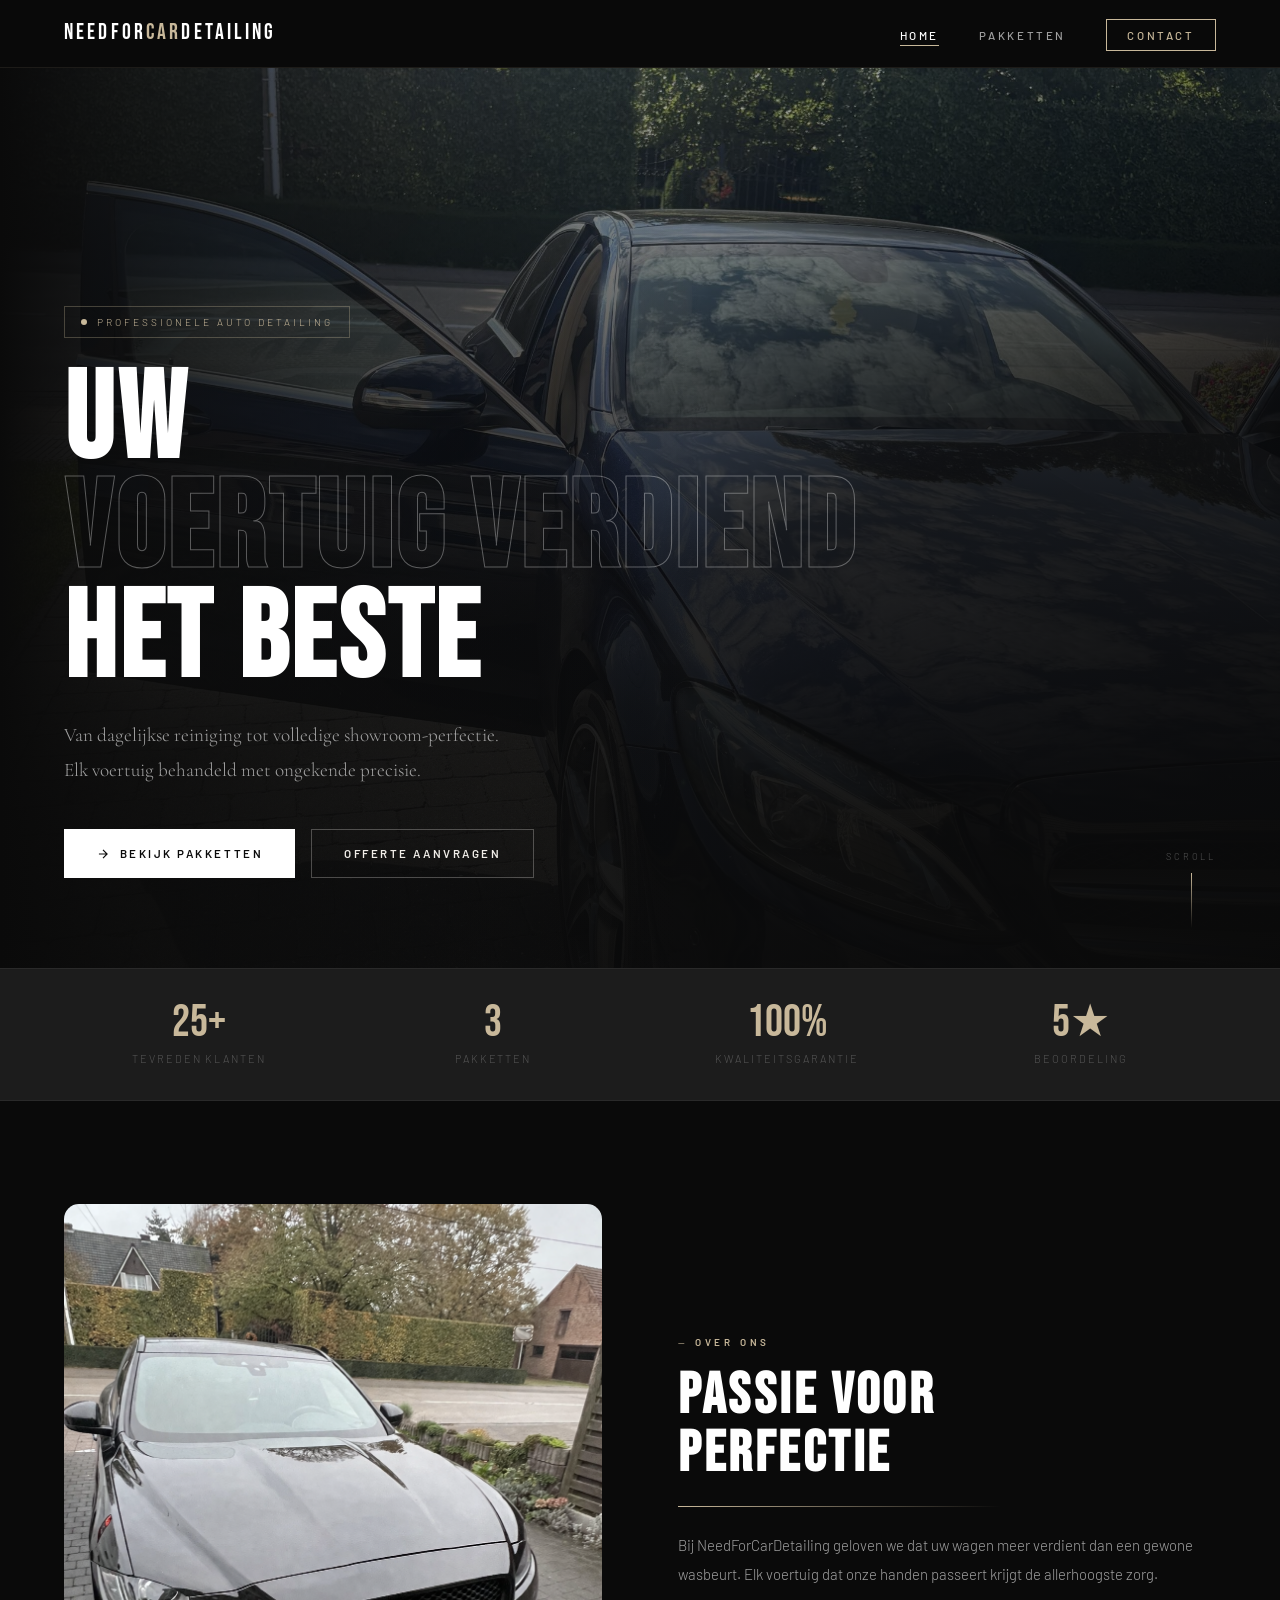
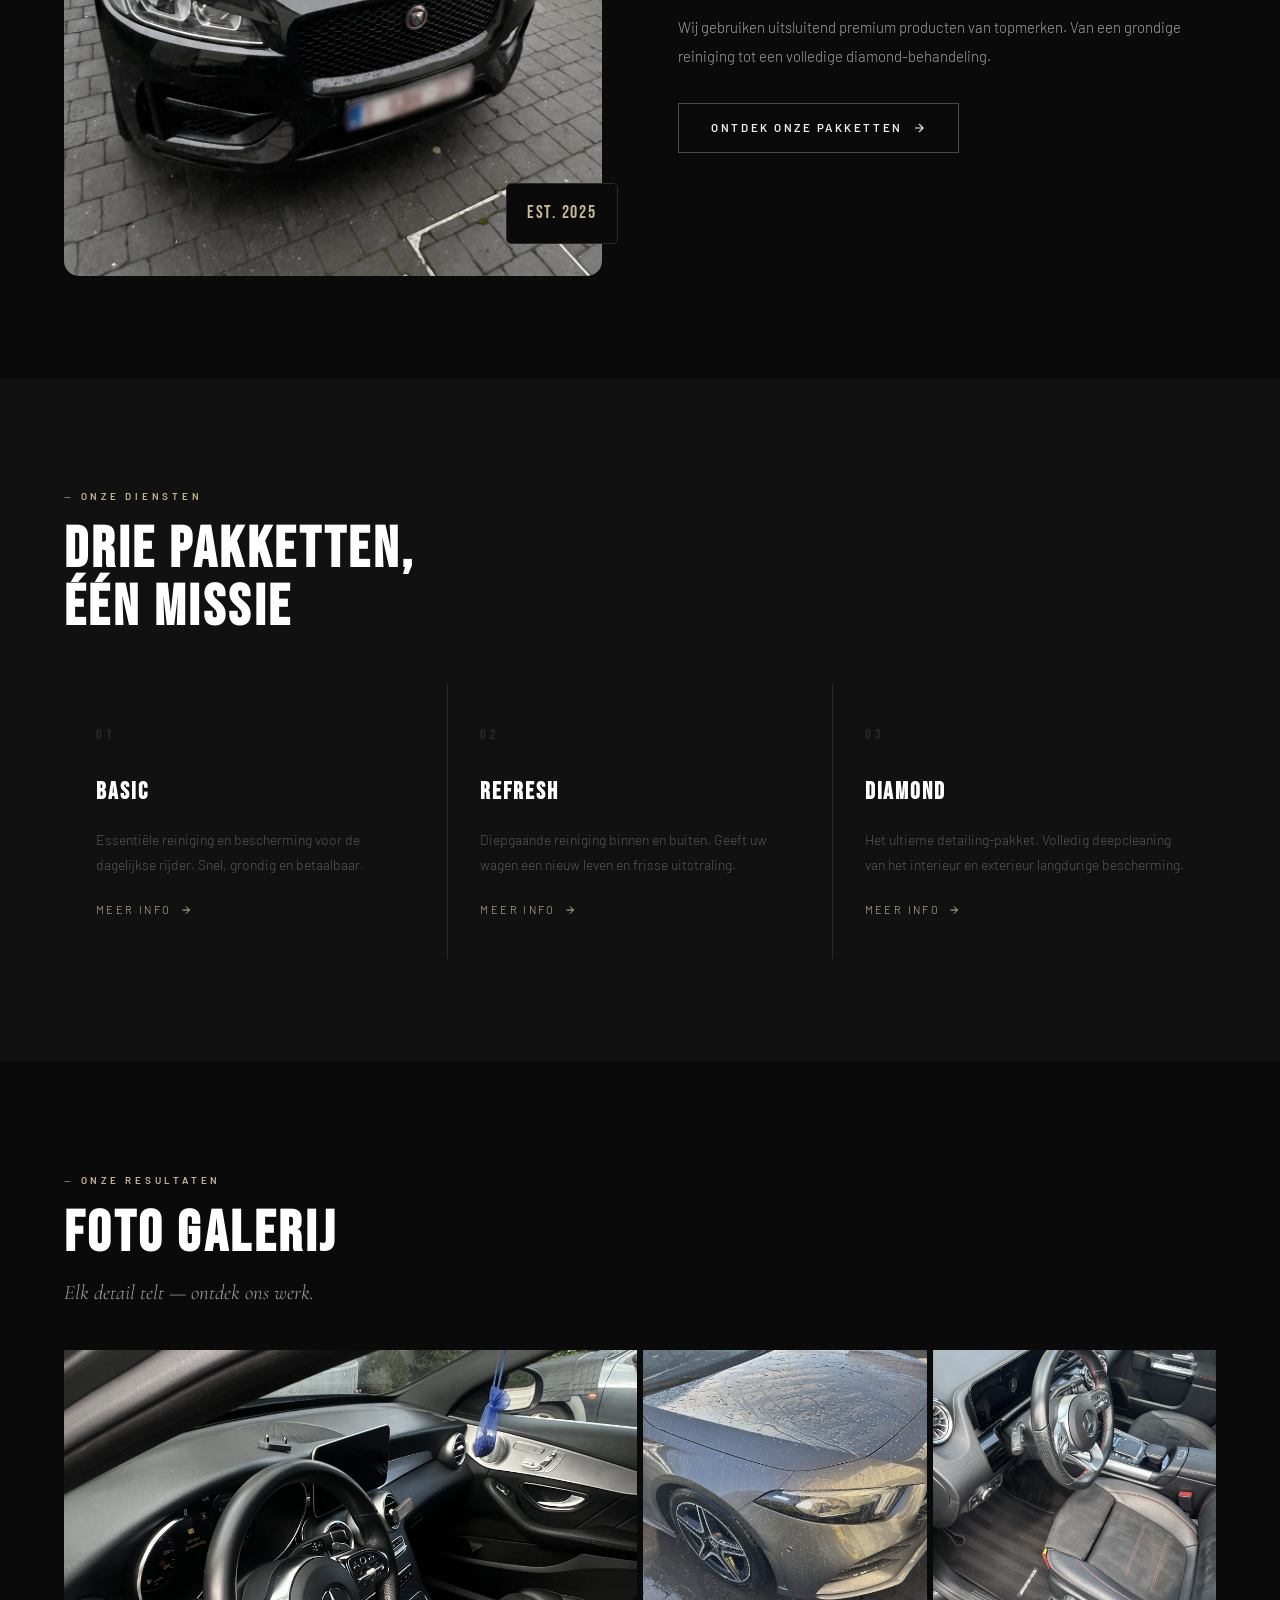
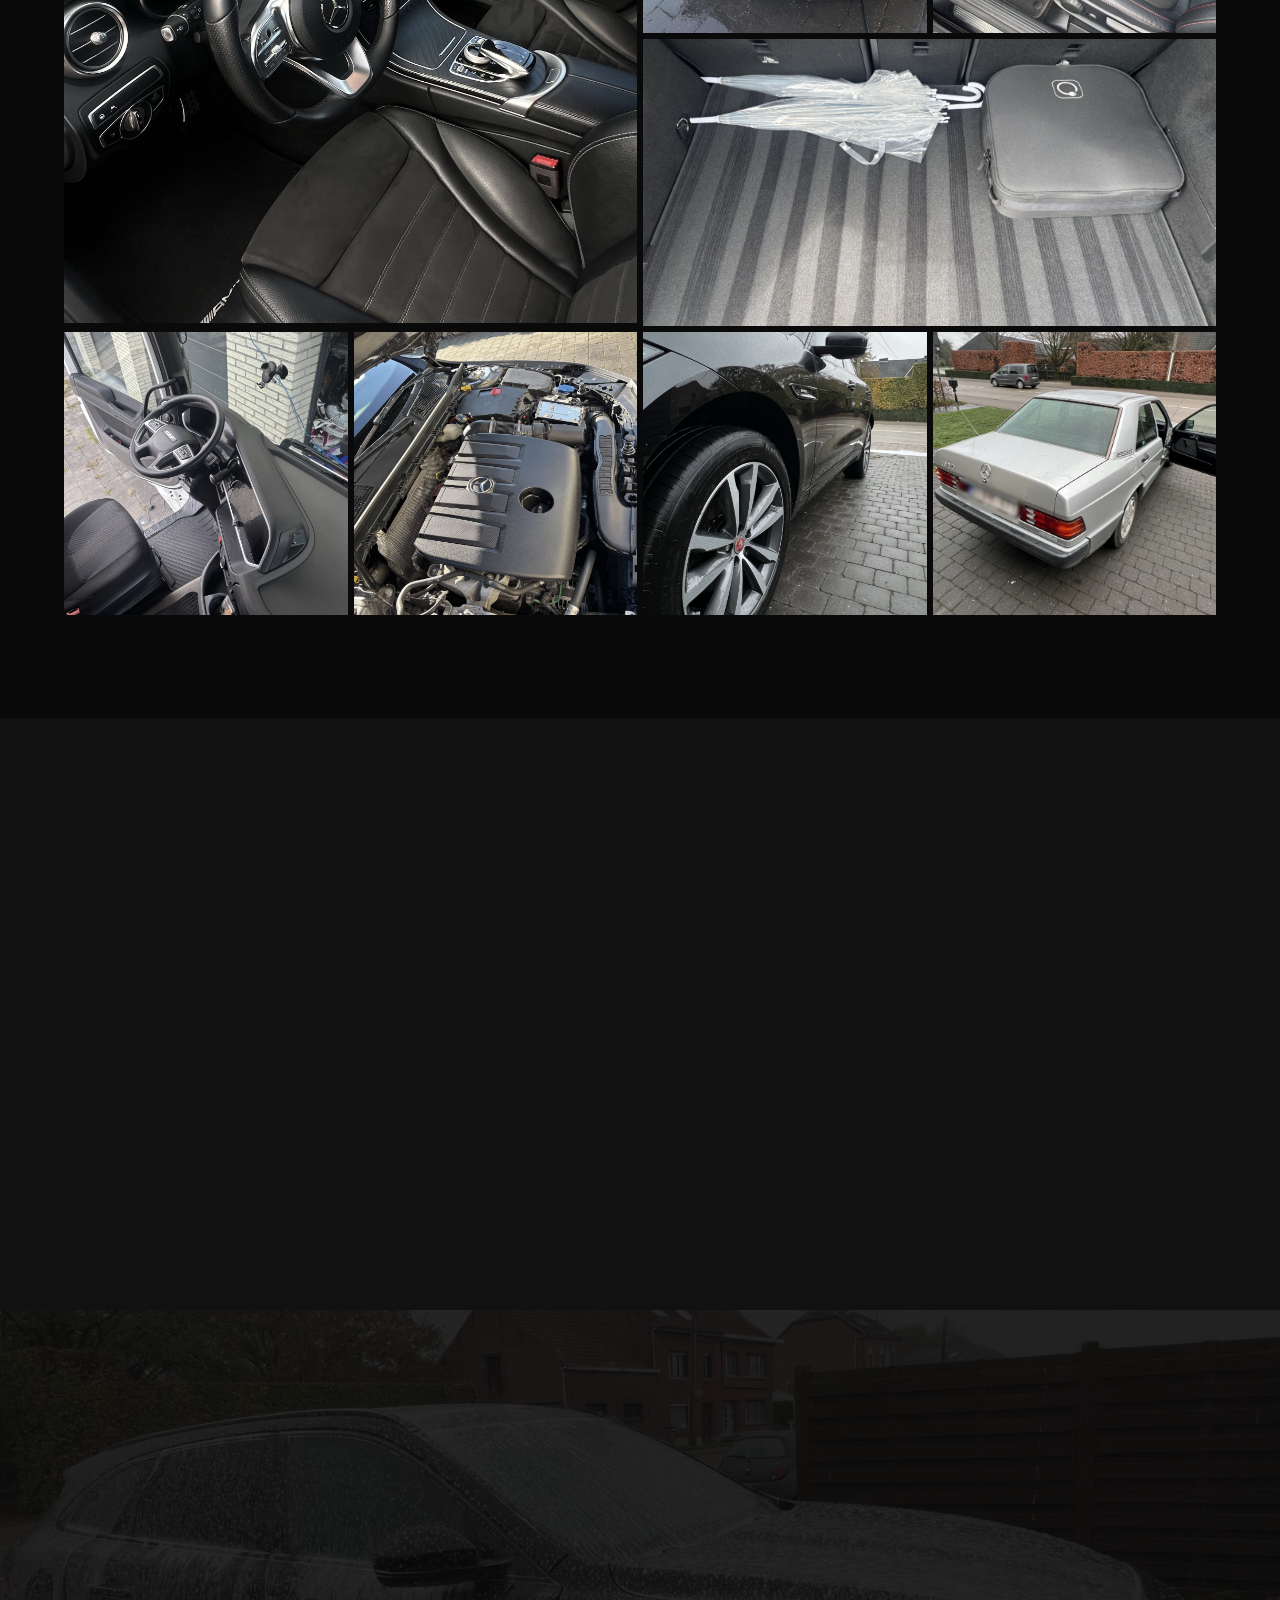
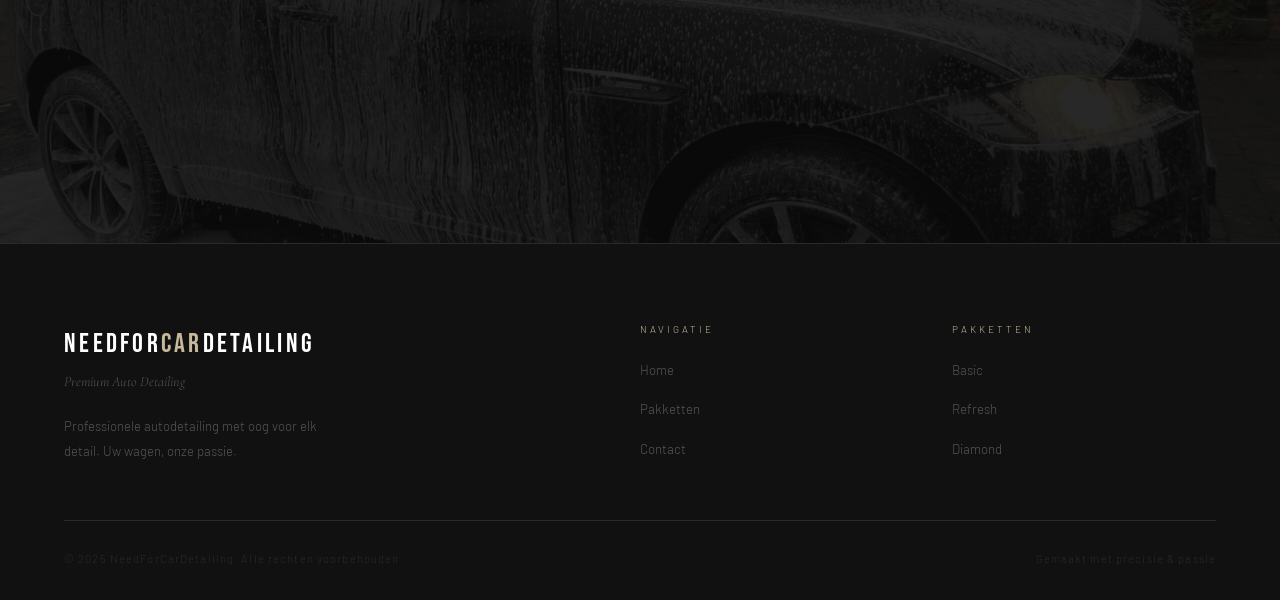
<file: index.html>
<!DOCTYPE html>
<html lang="nl">
<head>
  <meta charset="UTF-8" />
  <meta name="viewport" content="width=device-width, initial-scale=1.0" />
  <title>Home - NFCD</title>
  <meta name="description" content="Need For Car Detailing — professionele autodetailing. Basic, Refresh en Diamond pakketten." />
  <link rel="stylesheet" href="style.css" />
  <link rel="shortcut icon" href="images/logo.png" type="image/x-icon">
</head>
<body>

  <!-- ══ NAVIGATIE ══════════════════════════════════════════ -->
  <nav class="nav" id="nav">
    <a href="index.html" class="nav__logo">NEEDFOR<span>CAR</span>DETAILING</a>

    <!-- Desktop links -->
    <ul class="nav__links">
      <li><a href="index.html" class="active">Home</a></li>
      <li><a href="pakketten.html">Pakketten</a></li>
      <li><a href="contact.html" class="nav__cta">Contact</a></li>
    </ul>

    <!-- Hamburger -->
    <button class="nav__toggle" id="navToggle" aria-label="Menu openen/sluiten" aria-expanded="false">
      <span></span><span></span><span></span>
    </button>
  </nav>

  <!-- Backdrop -->
  <div class="nav__overlay" id="navOverlay"></div>

  <!-- Side drawer -->
  <nav class="nav__drawer" id="navDrawer" aria-label="Mobiel menu">
    <a href="index.html" class="nav__drawer-link active">
      Home
      <svg viewBox="0 0 24 24" fill="none" stroke="currentColor" stroke-width="2"><path d="M5 12h14M12 5l7 7-7 7"/></svg>
    </a>
    <a href="pakketten.html" class="nav__drawer-link">
      Pakketten
      <svg viewBox="0 0 24 24" fill="none" stroke="currentColor" stroke-width="2"><path d="M5 12h14M12 5l7 7-7 7"/></svg>
    </a>
    <a href="contact.html" class="nav__drawer-link">
      Contact
      <svg viewBox="0 0 24 24" fill="none" stroke="currentColor" stroke-width="2"><path d="M5 12h14M12 5l7 7-7 7"/></svg>
    </a>

    <div class="nav__drawer-info">
      <div class="nav__drawer-info-label">E-mail</div>
      <a href="mailto:info@needforcardetailing.be">needforcardetailing@gmail.com</a>
   
    </div>

    <div class="nav__drawer-social">
      <a href="https://www.instagram.com/needforcardetailing/" aria-label="Instagram">
        <svg viewBox="0 0 24 24" fill="none" stroke="currentColor" stroke-width="1.5"><rect x="2" y="2" width="20" height="20" rx="5"/><circle cx="12" cy="12" r="4"/><circle cx="17.5" cy="6.5" r="0.8" fill="currentColor" stroke="none"/></svg>
      </a>
      <a href="https://www.tiktok.com/@needforcardetailing?lang=nl-NL" aria-label="TikTok">
        <svg viewBox="0 0 24 24" fill="none" stroke="currentColor" stroke-width="1.5"><path d="M9 12a4 4 0 104 4V4a5 5 0 005 5"/></svg>
      </a>
    </div>
  </nav>

  <!-- ══ MAIN ════════════════════════════════════════════════ -->
  <main class="page-content">

    <!-- HERO -->
    <section class="hero">
      <div class="hero__bg"></div>
      <div class="hero__content">
        <div class="hero__badge" data-animate><span></span>Professionele Auto Detailing</div>
        <h1 class="hero__title" data-animate data-delay="1">UW<br /><em>VOERTUIG VERDIEND</em><br />Het Beste</h1>
        <p class="hero__sub" data-animate data-delay="2">Van dagelijkse reiniging tot volledige showroom-perfectie. Elk voertuig behandeld met ongekende precisie.</p>
        <div class="hero__actions" data-animate data-delay="3">
          <a href="pakketten.html" class="btn btn--primary">
            <svg viewBox="0 0 24 24" fill="none" stroke="currentColor" stroke-width="2"><path d="M5 12h14M12 5l7 7-7 7"/></svg>
            Bekijk pakketten
          </a>
          <a href="contact.html" class="btn btn--outline">Offerte aanvragen</a>
        </div>
      </div>
      <div class="hero__scroll"><span>Scroll</span><div class="hero__scroll-line"></div></div>
    </section>

    <!-- STATS -->
    <div class="stats-bar">
      <div class="stats-bar__inner">
        <div data-animate><div class="stat__number">25+</div><div class="stat__label">Tevreden klanten</div></div>
        <div data-animate data-delay="1"><div class="stat__number">3</div><div class="stat__label">Pakketten</div></div>
        <div data-animate data-delay="2"><div class="stat__number">100%</div><div class="stat__label">Kwaliteitsgarantie</div></div>
        <div data-animate data-delay="3"><div class="stat__number">5★</div><div class="stat__label">Beoordeling</div></div>
      </div>
    </div>

    <!-- OVER ONS -->
    <section class="section">
      <div class="about-strip container">
        <div class="about-strip__visual" data-animate>
          <img src="images/jaguar.png" alt="Detailing professional" class="about-strip__img" />
          <div class="about-strip__tag">EST. 2025</div>
        </div>
        <div class="about-strip__text" data-animate data-delay="2">
          <span class="label">Over ons</span>
          <h2 class="h-section">Passie voor<br />perfectie</h2>
          <div class="divider"></div>
          <p>Bij NeedForCarDetailing geloven we dat uw wagen meer verdient dan een gewone wasbeurt. Elk voertuig dat onze handen passeert krijgt de allerhoogste zorg.</p>
          <p>Wij gebruiken uitsluitend premium producten van topmerken. Van een grondige reiniging tot een volledige diamond-behandeling.</p>
          <a href="pakketten.html" class="btn btn--outline" style="margin-top:0.5rem">
            Ontdek onze pakketten
            <svg viewBox="0 0 24 24" fill="none" stroke="currentColor" stroke-width="2" style="width:14px;height:14px"><path d="M5 12h14M12 5l7 7-7 7"/></svg>
          </a>
        </div>
      </div>
    </section>

    <!-- DIENSTEN PREVIEW -->
    <section class="section services-preview">
      <div class="container">
        <span class="label" data-animate>Onze diensten</span>
        <h2 class="h-section" data-animate data-delay="1">Drie pakketten,<br />één missie</h2>
      </div>
      <div class="services-preview__grid">
        <article class="service-card" data-animate>
          <div class="service-card__num">01</div>
          <h3 class="service-card__title">Basic</h3>
          <p class="service-card__desc">Essentiële reiniging en bescherming voor de dagelijkse rijder. Snel, grondig en betaalbaar.</p>
          <a href="pakketten.html#basic" class="service-card__link">Meer info <svg viewBox="0 0 24 24" fill="none" stroke="currentColor" stroke-width="2" style="width:12px;height:12px"><path d="M5 12h14M12 5l7 7-7 7"/></svg></a>
        </article>
        <article class="service-card" data-animate data-delay="1">
          <div class="service-card__num">02</div>
          <h3 class="service-card__title">Refresh</h3>
          <p class="service-card__desc">Diepgaande reiniging binnen en buiten. Geeft uw wagen een nieuw leven en frisse uitstraling.</p>
          <a href="pakketten.html#refresh" class="service-card__link">Meer info <svg viewBox="0 0 24 24" fill="none" stroke="currentColor" stroke-width="2" style="width:12px;height:12px"><path d="M5 12h14M12 5l7 7-7 7"/></svg></a>
        </article>
        <article class="service-card" data-animate data-delay="2">
          <div class="service-card__num">03</div>
          <h3 class="service-card__title">Diamond</h3>
          <p class="service-card__desc">Het ultieme detailing-pakket. Volledig deepcleaning van het interieur en exterieur langdurige bescherming.</p>
          <a href="pakketten.html#diamond" class="service-card__link">Meer info <svg viewBox="0 0 24 24" fill="none" stroke="currentColor" stroke-width="2" style="width:12px;height:12px"><path d="M5 12h14M12 5l7 7-7 7"/></svg></a>
        </article>
      </div>
    </section>

    <!-- FOTO GALERIJ -->
    <section class="section gallery">
      <div class="gallery__header" data-animate>
        <span class="label">Onze resultaten</span>
        <h2 class="h-section">Foto Galerij</h2>
        <p class="h-serif">Elk detail telt — ontdek ons werk.</p>
      </div>

      <!-- 4-kolomsgrid met grote + kleine tegels -->
      <div class="gallery__grid">

        <!-- Grote featured tegel links boven -->
        <div class="gallery__item gallery__item--large" data-animate>
          <img src="images/cklassestuur.png" alt="Alcantara resultaat" />
          <div class="gallery__item-overlay"><span class="gallery__item-caption">Alcantara reiniging</span></div>
        </div>

        <!-- Kleine tegels rechts van large -->
        <div class="gallery__item" data-animate data-delay="1">
          <img src="images/aklassecoating.png" alt="Coating behandeling" />
          <div class="gallery__item-overlay"><span class="gallery__item-caption">Coating result</span></div>
        </div>
        <div class="gallery__item" data-animate data-delay="2">
          <img src="images/glastoel1.png" alt="Leder correction" />
          <div class="gallery__item-overlay"><span class="gallery__item-caption">Leder reiniging</span></div>
        </div>

        <!-- Rij 2 -->
        <div class="gallery__item gallery__item--wide" data-animate>
          <img src="images/eqakoffer.png" alt="Interieur reiniging" />
          <div class="gallery__item-overlay"><span class="gallery__item-caption">Interieur reiniging</span></div>
        </div>
        <div class="gallery__item" data-animate data-delay="1">
          <img src="images/truckstuur.png" alt="Camions" />
          <div class="gallery__item-overlay"><span class="gallery__item-caption">Camion reiniging</span></div>
        </div>
        <div class="gallery__item" data-animate data-delay="2">
          <img src="images/motorkapafter.png" alt="Wax behandeling" />
          <div class="gallery__item-overlay"><span class="gallery__item-caption">Motorruimte reiniging</span></div>
        </div>

        <!-- Rij 3 — placeholder slots voor eigen foto's -->
        <div class="gallery__item" data-animate>
          <div class="gallery__placeholder">
             <img src="images/jaguarvelgext.png" alt="Velg POV" />
            <div class="gallery__item-overlay"><span class="gallery__item-caption">Exterieur reiniging</span></div>
            </div>
        </div>
        <div class="gallery__item" data-animate data-delay="1">
          <div class="gallery__placeholder">
              <img src="images/oldtimer.png" alt="Oldtimers" />
              <div class="gallery__item-overlay"><span class="gallery__item-caption">Oldtimers</span></div>
              </div>
          </div>
        </div>

      </div>
    </section>

    <!-- WERKWIJZE -->
    <section class="section" style="background: var(--off-black);">
      <div class="container">
        <span class="label" data-animate>Onze aanpak</span>
        <h2 class="h-section" data-animate data-delay="1">Hoe we<br />te werk gaan</h2>
        <div class="process__steps">
          <div class="process__step" data-animate><div class="process__step-title">Inspectie</div><p class="process__step-desc">We beoordelen zorgvuldig de staat van uw voertuig en bespreken uw wensen.</p></div>
          <div class="process__step" data-animate data-delay="1"><div class="process__step-title">Voorbereiding</div><p class="process__step-desc">Decontaminatie en veilig verwijderen van vuil, teer en insectenresten.</p></div>
          <div class="process__step" data-animate data-delay="2"><div class="process__step-title">Behandeling</div><p class="process__step-desc">Diepgaande reiniging, polijsten en bescherming op maat van het pakket.</p></div>
          <div class="process__step" data-animate data-delay="3"><div class="process__step-title">Aflevering</div><p class="process__step-desc">Eindinspectie, finishing touches en tevreden aflevering aan u.</p></div>
        </div>
      </div>
    </section>

    <!-- CTA -->
    <section class="cta-banner">
      <div class="cta-banner__bg"></div>
      <div class="cta-banner__inner" data-animate>
        <h2 class="cta-banner__title">Klaar voor de trans&shy;formatie?</h2>
        <p class="cta-banner__sub">Vraag vandaag nog een vrijblijvende offerte aan.</p>
        <a href="contact.html" class="btn btn--accent">
          Neem contact op
          <svg viewBox="0 0 24 24" fill="none" stroke="currentColor" stroke-width="2"><path d="M5 12h14M12 5l7 7-7 7"/></svg>
        </a>
      </div>
    </section>

  </main>

  <!-- FOOTER -->
  <footer class="footer">
    <div class="footer__inner">
      <div>
        <div class="footer__brand-name">NEEDFOR<span>CAR</span>DETAILING</div>
        <div class="footer__tagline">Premium Auto Detailing</div>
        <p class="footer__desc">Professionele autodetailing met oog voor elk detail. Uw wagen, onze passie.</p>
      </div>
      <div>
        <div class="footer__col-title">Navigatie</div>
        <ul class="footer__links">
          <li><a href="index.html">Home</a></li>
          <li><a href="pakketten.html">Pakketten</a></li>
          <li><a href="contact.html">Contact</a></li>
        </ul>
      </div>
      <div>
        <div class="footer__col-title">Pakketten</div>
        <ul class="footer__links">
          <li><a href="pakketten.html#basic">Basic</a></li>
          <li><a href="pakketten.html#refresh">Refresh</a></li>
          <li><a href="pakketten.html#diamond">Diamond</a></li>
        </ul>
      </div>
    </div>
    <div class="footer__bottom">
      <span>© 2025 NeedForCarDetailing. Alle rechten voorbehouden.</span>
      <span>Gemaakt met precisie &amp; passie</span>
    </div>
  </footer>

  <script>
    // ── Drawer navigation ──────────────────────────────────
    const toggle  = document.getElementById('navToggle');
    const drawer  = document.getElementById('navDrawer');
    const overlay = document.getElementById('navOverlay');

    function openMenu() {
      toggle.classList.add('open');
      drawer.classList.add('open');
      overlay.classList.add('open');
      document.body.classList.add('nav-open');
      toggle.setAttribute('aria-expanded', 'true');
    }
    function closeMenu() {
      toggle.classList.remove('open');
      drawer.classList.remove('open');
      overlay.classList.remove('open');
      document.body.classList.remove('nav-open');
      toggle.setAttribute('aria-expanded', 'false');
    }

    toggle.addEventListener('click', () => drawer.classList.contains('open') ? closeMenu() : openMenu());
    overlay.addEventListener('click', closeMenu);

    // Close on Escape
    document.addEventListener('keydown', e => { if (e.key === 'Escape') closeMenu(); });

    // Close when a drawer link is clicked (mobile navigation)
    drawer.querySelectorAll('a').forEach(a => a.addEventListener('click', closeMenu));

    // ── Scroll animations ──────────────────────────────────
    const observer = new IntersectionObserver(entries => {
      entries.forEach(e => { if (e.isIntersecting) e.target.classList.add('visible'); });
    }, { threshold: 0.1 });
    document.querySelectorAll('[data-animate]').forEach(el => observer.observe(el));
  </script>

</body>
</html>
</file>
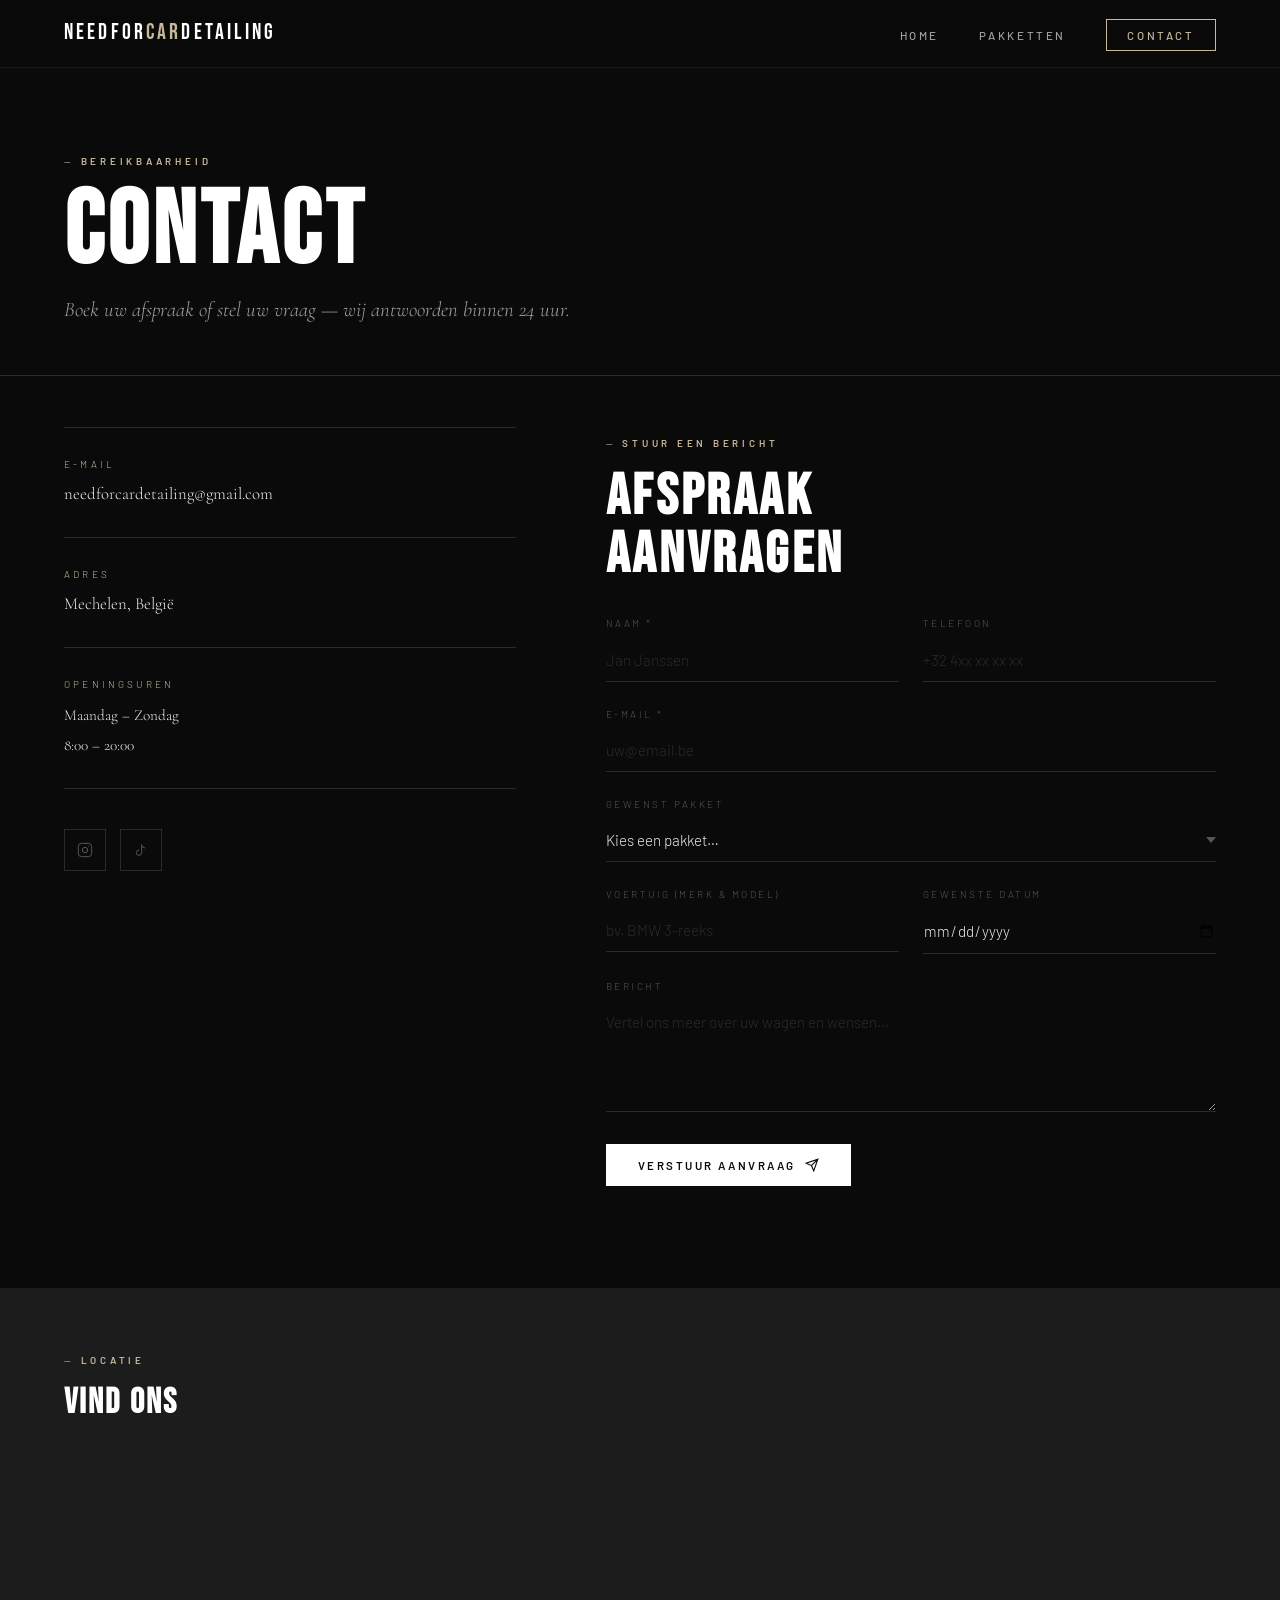
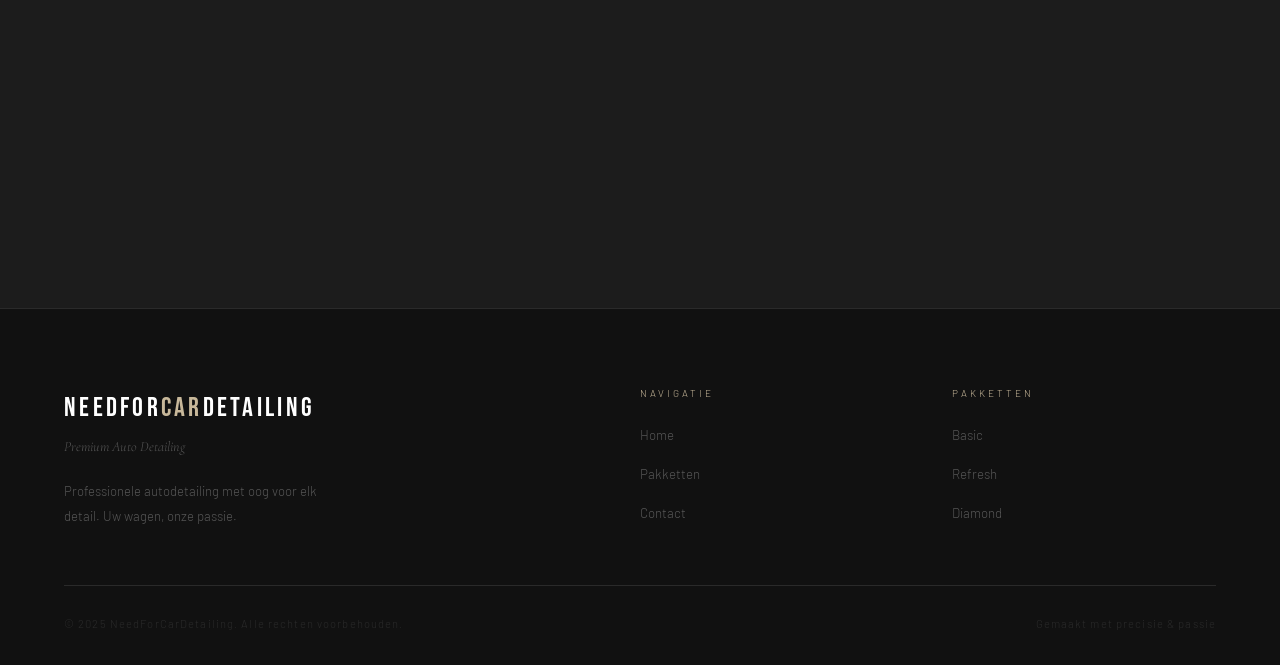
<file: contact.html>
<!DOCTYPE html>
<html lang="nl">
<head>
  <meta charset="UTF-8" />
  <meta name="viewport" content="width=device-width, initial-scale=1.0" />
  <title>Contact - NFCD</title>
  <link rel="stylesheet" href="style.css" />
  <link rel="shortcut icon" href="images/logo.png" type="image/x-icon">
</head>
<body>

  <!-- ══ NAVIGATIE ══ -->
  <nav class="nav" id="nav">
    <a href="index.html" class="nav__logo">NEEDFOR<span>CAR</span>DETAILING</a>
    <ul class="nav__links">
      <li><a href="index.html">Home</a></li>
      <li><a href="pakketten.html">Pakketten</a></li>
      <li><a href="contact.html" class="active nav__cta">Contact</a></li>
    </ul>
    <button class="nav__toggle" id="navToggle" aria-label="Menu" aria-expanded="false">
      <span></span><span></span><span></span>
    </button>
  </nav>

  <div class="nav__overlay" id="navOverlay"></div>
  <nav class="nav__drawer" id="navDrawer" aria-label="Mobiel menu">
    <a href="index.html" class="nav__drawer-link">Home <svg viewBox="0 0 24 24" fill="none" stroke="currentColor" stroke-width="2"><path d="M5 12h14M12 5l7 7-7 7"/></svg></a>
    <a href="pakketten.html" class="nav__drawer-link">Pakketten <svg viewBox="0 0 24 24" fill="none" stroke="currentColor" stroke-width="2"><path d="M5 12h14M12 5l7 7-7 7"/></svg></a>
    <a href="contact.html" class="nav__drawer-link active">Contact <svg viewBox="0 0 24 24" fill="none" stroke="currentColor" stroke-width="2"><path d="M5 12h14M12 5l7 7-7 7"/></svg></a>
    <div class="nav__drawer-info">
      <div class="nav__drawer-info-label">E-mail</div>
      <a href="mailto:info@needforcardetailing.be">needforcardetailing@gmail.com</a>
      <div class="nav__drawer-info-label">Openingsuren</div>
      <p>Maandag – Zondag<br/>8:00 – 20:00</p>
    </div>
    <div class="nav__drawer-social">
      <a href="https://www.instagram.com/needforcardetailing/" aria-label="Instagram"><svg viewBox="0 0 24 24" fill="none" stroke="currentColor" stroke-width="1.5"><rect x="2" y="2" width="20" height="20" rx="5"/><circle cx="12" cy="12" r="4"/><circle cx="17.5" cy="6.5" r="0.8" fill="currentColor" stroke="none"/></svg></a>
      <a href="https://www.tiktok.com/@needforcardetailing?lang=nl-NL" aria-label="TikTok"><svg viewBox="0 0 24 24" fill="none" stroke="currentColor" stroke-width="1.5"><path d="M9 12a4 4 0 104 4V4a5 5 0 005 5"/></svg></a>
    </div>
  </nav>

  <main class="page-content">

    <!-- PAGE HERO -->
    <div class="page-hero">
      <span class="label" data-animate>Bereikbaarheid</span>
      <h1 class="h-display" data-animate data-delay="1">Contact</h1>
      <p class="h-serif" data-animate data-delay="2">Boek uw afspraak of stel uw vraag — wij antwoorden binnen 24 uur.</p>
    </div>

    <!-- CONTACT LAYOUT -->
    <section class="section" style="padding-top:0">
      <div class="contact-layout container">

        <!-- Info kolom -->
        <div data-animate>
          <div class="contact-info__item">
            <div class="contact-info__label">E-mail</div>
            <div class="contact-info__value">
              <a href="mailto:info@needforcardetailing.be" style="color:inherit">needforcardetailing@gmail.com</a>
            </div>
          </div>
          <div class="contact-info__item">
            <div class="contact-info__label">Adres</div>
            <div class="contact-info__value">Mechelen, België</div>
          </div>
          <div class="contact-info__item">
            <div class="contact-info__label">Openingsuren</div>
            <div class="contact-info__value" style="font-size:0.95rem;line-height:2">
              Maandag – Zondag<br/>
              8:00 – 20:00
            </div>
          </div>

          <div class="contact-info__social">
            <a href="https://www.instagram.com/needforcardetailing/" class="social-link" aria-label="Instagram">
              <svg viewBox="0 0 24 24" fill="none" stroke="currentColor" stroke-width="1.5"><rect x="2" y="2" width="20" height="20" rx="5"/><circle cx="12" cy="12" r="4"/><circle cx="17.5" cy="6.5" r="0.8" fill="currentColor" stroke="none"/></svg>
            </a>
            <a href="https://www.tiktok.com/@needforcardetailing?lang=nl-NL" class="social-link" aria-label="TikTok">
              <svg viewBox="0 0 24 24" fill="none" stroke="currentColor" stroke-width="1.5"><path d="M9 12a4 4 0 104 4V4a5 5 0 005 5"/></svg>
            </a>
          </div>
        </div>

        <!-- Formulier -->
        <div data-animate data-delay="2">
          <span class="label">Stuur een bericht</span>
          <h2 class="h-section" style="margin-bottom:2rem">Afspraak<br />aanvragen</h2>

          <div id="formSuccess" class="form-success">
            ✓ Uw bericht werd verstuurd — we nemen spoedig contact met u op.
          </div>

          <form class="contact-form" id="contactForm" novalidate>
            <div class="form-row">
              <div class="form-group">
                <label for="naam">Naam *</label>
                <input type="text" id="naam" name="naam" placeholder="Jan Janssen" required />
              </div>
              <div class="form-group">
                <label for="telefoon">Telefoon</label>
                <input type="tel" id="telefoon" name="telefoon" placeholder="+32 4xx xx xx xx" />
              </div>
            </div>

            <div class="form-group">
              <label for="email">E-mail *</label>
              <input type="email" id="email" name="email" placeholder="uw@email.be" required />
            </div>

            <div class="form-group">
              <label for="pakket">Gewenst pakket</label>
              <select id="pakket" name="pakket">
                <option value="" disabled selected>Kies een pakket…</option>
                <option value="basic">Basic</option>
                <option value="refresh">Refresh</option>
                <option value="diamond">Diamond</option>
              </select>
            </div>

            <div class="form-row">
              <div class="form-group">
                <label for="voertuig">Voertuig (merk &amp; model)</label>
                <input type="text" id="voertuig" name="voertuig" placeholder="bv. BMW 3-reeks" />
              </div>
              <div class="form-group">
                <label for="datum">Gewenste datum</label>
                <input type="date" id="datum" name="datum" />
              </div>
            </div>

            <div class="form-group">
              <label for="bericht">Bericht</label>
              <textarea id="bericht" name="bericht" placeholder="Vertel ons meer over uw wagen en wensen…"></textarea>
            </div>

            <div class="form-submit">
              <button type="submit" class="btn btn--primary">
                Verstuur aanvraag
                <svg viewBox="0 0 24 24" fill="none" stroke="currentColor" stroke-width="2" style="width:14px;height:14px"><path d="M22 2L11 13M22 2L15 22l-4-9-9-4 20-7z"/></svg>
              </button>
            </div>
          </form>
        </div>

      </div>
    </section>

    <!-- MAP -->
    <div class="map-section">
      <div class="container" style="margin-bottom:1.5rem">
        <span class="label">Locatie</span>
        <h3 class="h-section" style="font-size:clamp(1.4rem,3vw,2.2rem)">Vind ons</h3>
      </div>
      <iframe
      src="https://www.google.com/maps?q=51.0281,4.4803&z=13&output=embed" 
        loading="lazy"
        referrerpolicy="no-referrer-when-downgrade"
        title="Locatie Need For Car Detailing"
      ></iframe>
    </div>

  </main>

  <footer class="footer">
    <div class="footer__inner">
      <div>
        <div class="footer__brand-name">NEEDFOR<span>CAR</span>DETAILING</div>
        <div class="footer__tagline">Premium Auto Detailing</div>
        <p class="footer__desc">Professionele autodetailing met oog voor elk detail. Uw wagen, onze passie.</p>
      </div>
      <div>
        <div class="footer__col-title">Navigatie</div>
        <ul class="footer__links">
          <li><a href="index.html">Home</a></li>
          <li><a href="pakketten.html">Pakketten</a></li>
          <li><a href="contact.html">Contact</a></li>
        </ul>
      </div>
      <div>
        <div class="footer__col-title">Pakketten</div>
        <ul class="footer__links">
          <li><a href="pakketten.html#basic">Basic</a></li>
          <li><a href="pakketten.html#refresh">Refresh</a></li>
          <li><a href="pakketten.html#diamond">Diamond</a></li>
        </ul>
      </div>
    </div>
    <div class="footer__bottom">
      <span>© 2025 NeedForCarDetailing. Alle rechten voorbehouden.</span>
      <span>Gemaakt met precisie &amp; passie</span>
    </div>
  </footer>

  <script>
    // ── Drawer ──────────────────────────────────────────────
    const toggle  = document.getElementById('navToggle');
    const drawer  = document.getElementById('navDrawer');
    const overlay = document.getElementById('navOverlay');
    const openMenu  = () => { toggle.classList.add('open'); drawer.classList.add('open'); overlay.classList.add('open'); document.body.classList.add('nav-open'); toggle.setAttribute('aria-expanded','true'); };
    const closeMenu = () => { toggle.classList.remove('open'); drawer.classList.remove('open'); overlay.classList.remove('open'); document.body.classList.remove('nav-open'); toggle.setAttribute('aria-expanded','false'); };
    toggle.addEventListener('click', () => drawer.classList.contains('open') ? closeMenu() : openMenu());
    overlay.addEventListener('click', closeMenu);
    document.addEventListener('keydown', e => { if (e.key==='Escape') closeMenu(); });
    drawer.querySelectorAll('a').forEach(a => a.addEventListener('click', closeMenu));

    // ── Scroll animations ──────────────────────────────────
    const obs = new IntersectionObserver(entries => {
      entries.forEach(e => { if (e.isIntersecting) e.target.classList.add('visible'); });
    }, { threshold: 0.1 });
    document.querySelectorAll('[data-animate]').forEach(el => obs.observe(el));

    // ── Pre-select pakket from URL ──────────────────────────
    const pkg = new URLSearchParams(window.location.search).get('pakket');
    if (pkg) {
      const sel = document.getElementById('pakket');
      if (sel) for (const opt of sel.options) { if (opt.value === pkg) { opt.selected = true; break; } }
    }

    // ── Date input min = today ──────────────────────────────
    const dateInput = document.getElementById('datum');
    if (dateInput) dateInput.min = new Date().toISOString().split('T')[0];

    // ── Form submit → open mail app ─────────────────────────
    document.getElementById('contactForm').addEventListener('submit', function(e) {
      e.preventDefault();

      const naam     = document.getElementById('naam').value.trim();
      const email    = document.getElementById('email').value.trim();

      if (!naam || !email) {
        alert('Gelieve minimaal uw naam en e-mailadres in te vullen.');
        return;
      }

      const telefoon = document.getElementById('telefoon').value.trim();
      const pakket   = document.getElementById('pakket').value;
      const voertuig = document.getElementById('voertuig').value.trim();
      const datum    = document.getElementById('datum').value;
      const bericht  = document.getElementById('bericht').value.trim();

      const subject = encodeURIComponent('Afspraak aanvraag – Need For Car Detailing');

      const body = encodeURIComponent(
        `Naam: ${naam}\n` +
        `E-mail: ${email}\n` +
        `Telefoon: ${telefoon || '–'}\n` +
        `Pakket: ${pakket || '–'}\n` +
        `Voertuig: ${voertuig || '–'}\n` +
        `Gewenste datum: ${datum || '–'}\n\n` +
        `Bericht:\n${bericht || '–'}`
      );

      window.location.href = `mailto:yassine.b2007@hotmail.com?subject=${subject}&body=${body}`;

      // Toon succesmelding
      this.style.display = 'none';
      document.getElementById('formSuccess').style.display = 'block';
    });
  </script>

</body>
</html>
</file>
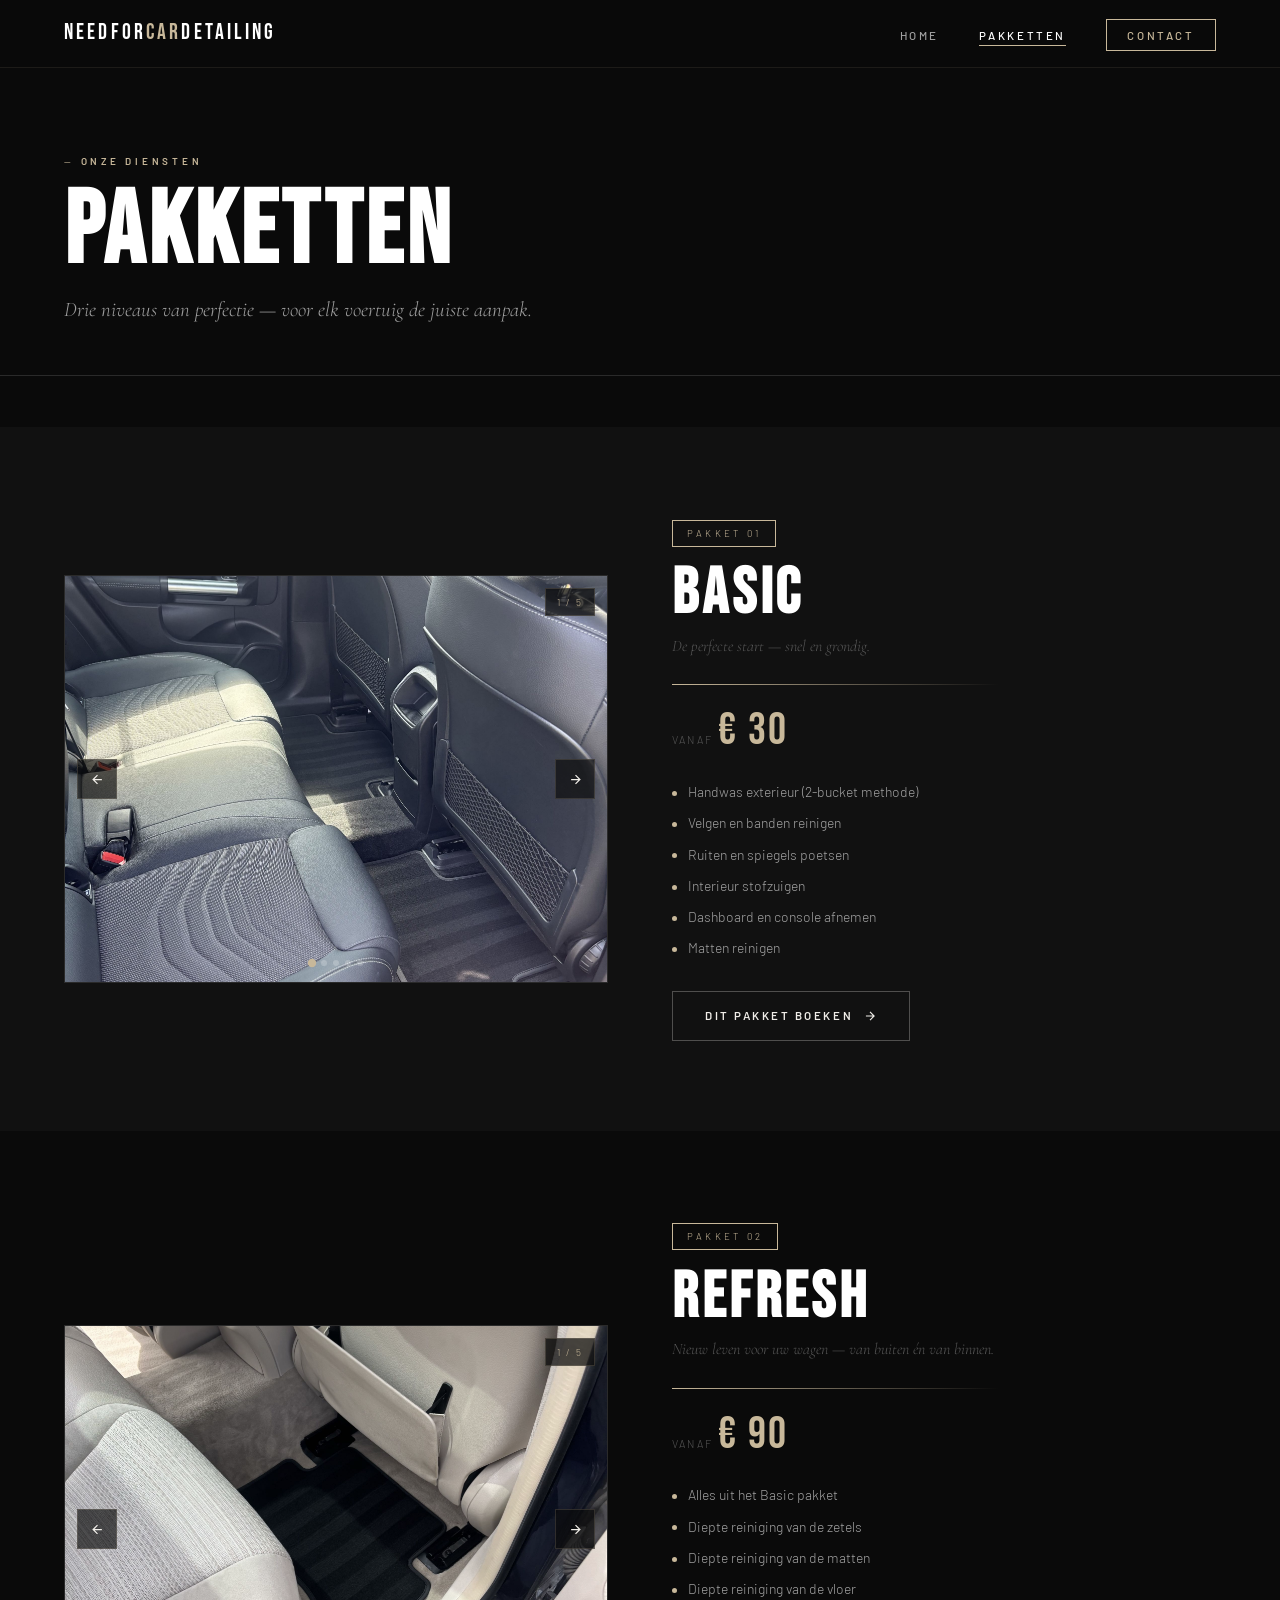
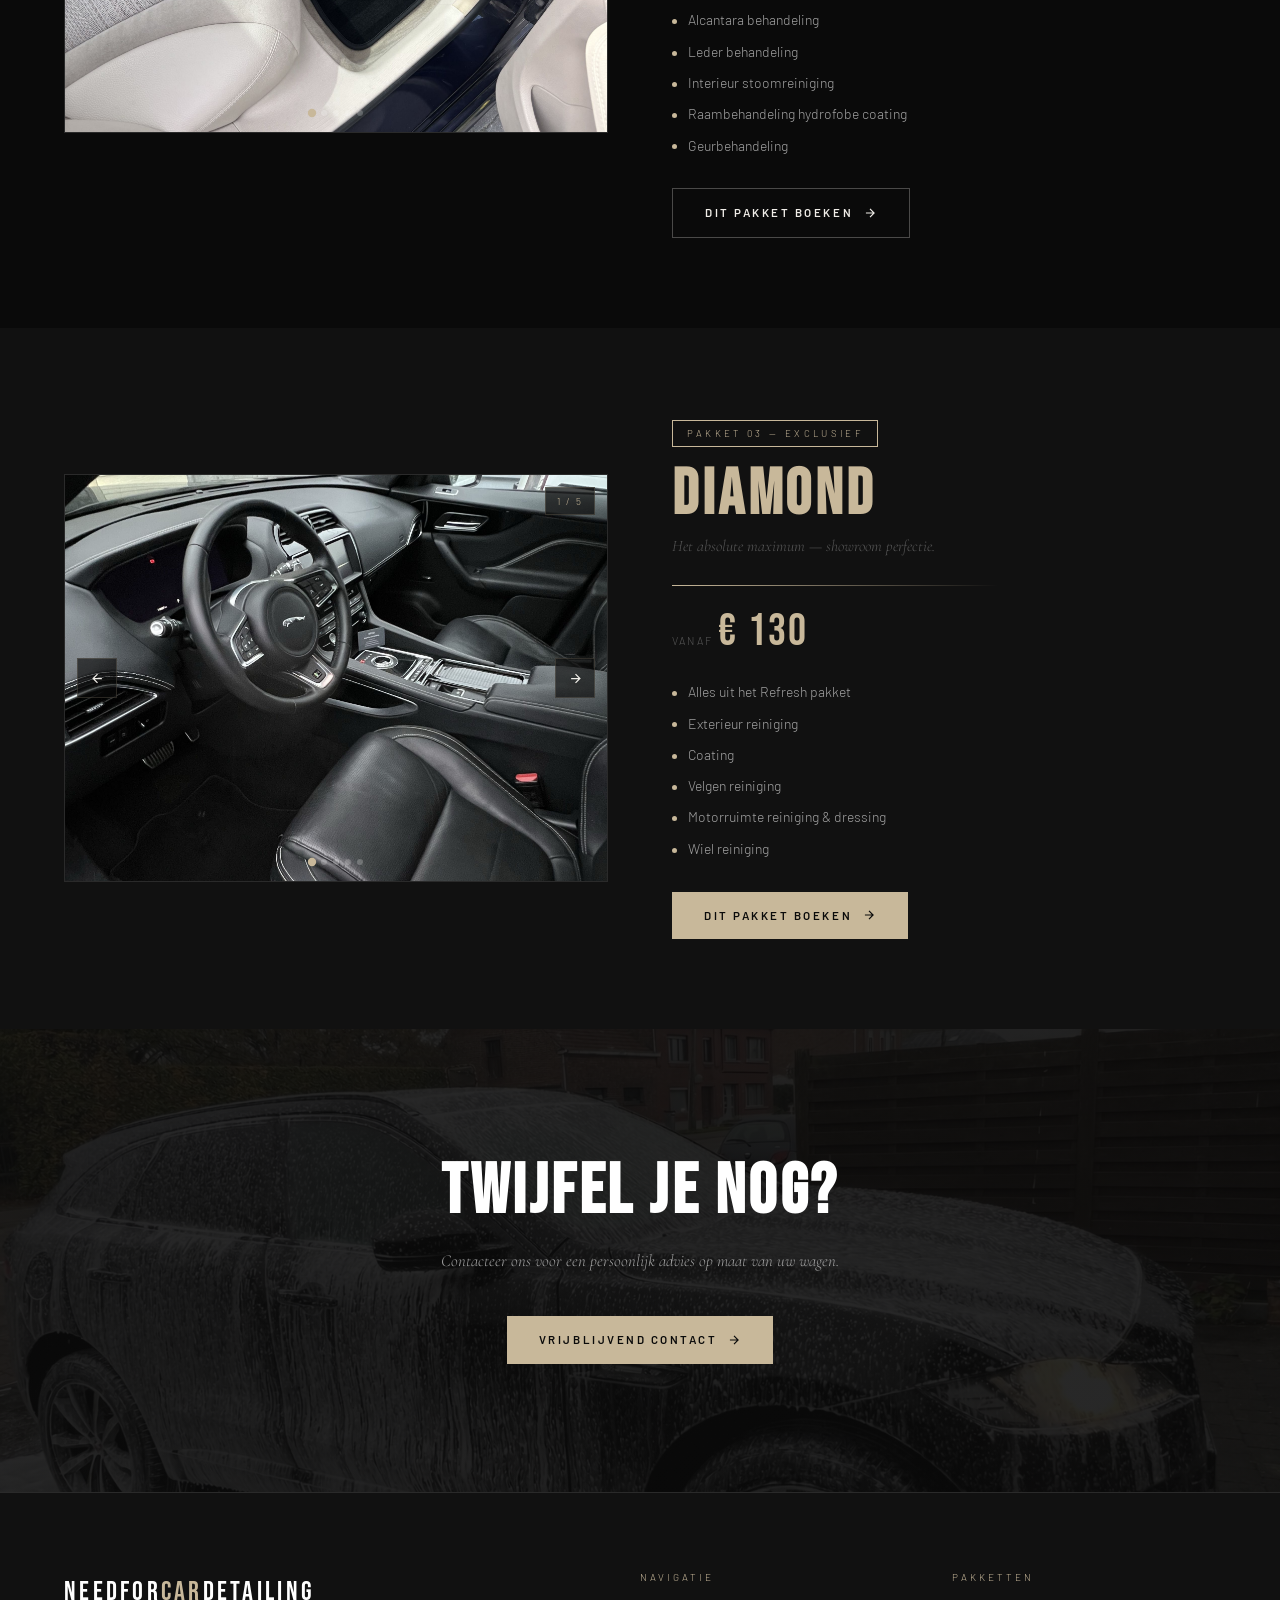
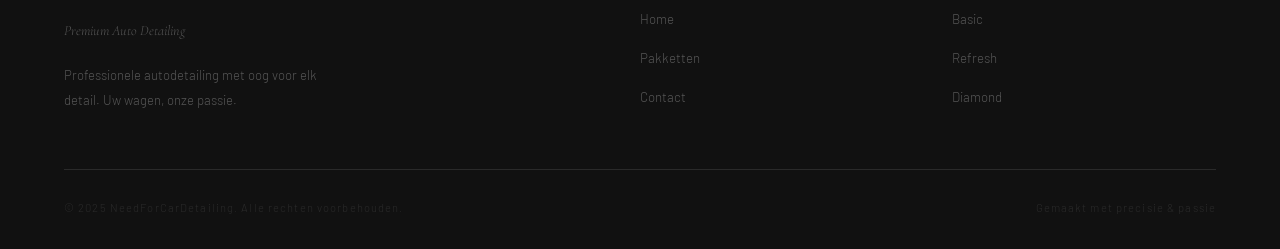
<file: pakketten.html>
<!DOCTYPE html>
<html lang="nl">
<head>
  <meta charset="UTF-8" />
  <meta name="viewport" content="width=device-width, initial-scale=1.0" />
  <title>Pakketten - NFCD</title>
  <link rel="stylesheet" href="style.css" />
  <link rel="shortcut icon" href="images/logo.png" type="image/x-icon">
</head>
<body>

  <!-- ══ NAVIGATIE ══ -->
  <nav class="nav" id="nav">
    <a href="index.html" class="nav__logo">NEEDFOR<span>CAR</span>DETAILING</a>
    <ul class="nav__links">
      <li><a href="index.html">Home</a></li>
      <li><a href="pakketten.html" class="active">Pakketten</a></li>
      <li><a href="contact.html" class="nav__cta">Contact</a></li>
    </ul>
    <button class="nav__toggle" id="navToggle" aria-label="Menu" aria-expanded="false">
      <span></span><span></span><span></span>
    </button>
  </nav>

  <div class="nav__overlay" id="navOverlay"></div>
  <nav class="nav__drawer" id="navDrawer" aria-label="Mobiel menu">
    <a href="index.html" class="nav__drawer-link">Home <svg viewBox="0 0 24 24" fill="none" stroke="currentColor" stroke-width="2"><path d="M5 12h14M12 5l7 7-7 7"/></svg></a>
    <a href="pakketten.html" class="nav__drawer-link active">Pakketten <svg viewBox="0 0 24 24" fill="none" stroke="currentColor" stroke-width="2"><path d="M5 12h14M12 5l7 7-7 7"/></svg></a>
    <a href="contact.html" class="nav__drawer-link">Contact <svg viewBox="0 0 24 24" fill="none" stroke="currentColor" stroke-width="2"><path d="M5 12h14M12 5l7 7-7 7"/></svg></a>
    <div class="nav__drawer-info">
      <div class="nav__drawer-info-label">Telefoon</div>
      <a href="tel:+32400000000">+32 400 00 00 00</a>
      <div class="nav__drawer-info-label">E-mail</div>
      <a href="mailto:info@needforcardetailing.be">info@needforcardetailing.be</a>
      <div class="nav__drawer-info-label">Openingsuren</div>
      <p>Ma–Vr: 8:00 – 18:00 &nbsp;·&nbsp; Za: 9:00 – 16:00</p>
    </div>
    <div class="nav__drawer-social">
      <a href="https://www.instagram.com/needforcardetailing/" aria-label="Instagram"><svg viewBox="0 0 24 24" fill="none" stroke="currentColor" stroke-width="1.5"><rect x="2" y="2" width="20" height="20" rx="5"/><circle cx="12" cy="12" r="4"/><circle cx="17.5" cy="6.5" r="0.8" fill="currentColor" stroke="none"/></svg></a>
      <a href="https://www.tiktok.com/@needforcardetailing?lang=nl-NL" aria-label="TikTok"><svg viewBox="0 0 24 24" fill="none" stroke="currentColor" stroke-width="1.5"><path d="M9 12a4 4 0 104 4V4a5 5 0 005 5"/></svg></a>
    </div>
  </nav>

  <main class="page-content">

    <div class="page-hero">
      <span class="label" data-animate>Onze diensten</span>
      <h1 class="h-display" data-animate data-delay="1">Pakketten</h1>
      <p class="h-serif" data-animate data-delay="2">Drie niveaus van perfectie — voor elk voertuig de juiste aanpak.</p>
    </div>

    <!-- ══════════════════════════════════
         PAKKET 01 — BASIC
    ══════════════════════════════════ -->
    <section class="package" id="basic">
      <div class="package__inner container">

        <div data-animate>
          <div class="slideshow" id="ss-basic">

            <div class="slideshow__slide active">
              <img src="images/basic1.png" alt="Basic — handwas" />
            </div>
            <div class="slideshow__slide">
              <img src="images/basic2.png" alt="Basic — velgen" />
            </div>
            <div class="slideshow__slide">
              <img src="images/basic3.png" alt="Basic — exterieur" />
            </div>
            <div class="slideshow__slide">
              <img src="images/basic4.png" alt="Basic — ruiten" />
            </div>


            <button class="slideshow__arrow slideshow__arrow--prev" data-target="ss-basic" aria-label="Vorige">
              <svg viewBox="0 0 24 24" fill="none" stroke="currentColor" stroke-width="2"><path d="M19 12H5M12 19l-7-7 7-7"/></svg>
            </button>
            <button class="slideshow__arrow slideshow__arrow--next" data-target="ss-basic" aria-label="Volgende">
              <svg viewBox="0 0 24 24" fill="none" stroke="currentColor" stroke-width="2"><path d="M5 12h14M12 5l7 7-7 7"/></svg>
            </button>
            <div class="slideshow__counter" id="ss-basic-counter">1 / 5</div>
            <div class="slideshow__controls" id="ss-basic-dots">
              <button class="slideshow__dot active" data-index="0" data-target="ss-basic"></button>
              <button class="slideshow__dot" data-index="1" data-target="ss-basic"></button>
              <button class="slideshow__dot" data-index="2" data-target="ss-basic"></button>
              <button class="slideshow__dot" data-index="3" data-target="ss-basic"></button>
              <button class="slideshow__dot" data-index="4" data-target="ss-basic"></button>
            </div>
          </div>
        </div>

        <div data-animate data-delay="2">
          <div class="package__badge">Pakket 01</div>
          <h2 class="package__name">Basic</h2>
          <p class="package__tagline">De perfecte start — snel en grondig.</p>
          <div class="divider"></div>
          <div class="package__price">
            <span class="package__price-from">Vanaf</span>
            <span class="package__price-amount">€ 30</span>
          </div>
          <ul class="package__includes">
            <li>Handwas exterieur (2-bucket methode)</li>
            <li>Velgen en banden reinigen</li>
            <li>Ruiten en spiegels poetsen</li>
            <li>Interieur stofzuigen</li>
            <li>Dashboard en console afnemen</li>
            <li>Matten reinigen</li>
          </ul>
          <a href="contact.html?pakket=basic" class="btn btn--outline">
            Dit pakket boeken
            <svg viewBox="0 0 24 24" fill="none" stroke="currentColor" stroke-width="2" style="width:14px;height:14px"><path d="M5 12h14M12 5l7 7-7 7"/></svg>
          </a>
        </div>
      </div>
    </section>

    <!-- ══════════════════════════════════
         PAKKET 02 — REFRESH
    ══════════════════════════════════ -->
    <section class="package" id="refresh">
      <div class="package__inner package__inner--reverse container">

        <div data-animate data-delay="2">
          <div class="package__badge">Pakket 02</div>
          <h2 class="package__name">Refresh</h2>
          <p class="package__tagline">Nieuw leven voor uw wagen — van buiten én van binnen.</p>
          <div class="divider"></div>
          <div class="package__price">
            <span class="package__price-from">Vanaf</span>
            <span class="package__price-amount">€ 90</span>
          </div>
          <ul class="package__includes">
            <li>Alles uit het Basic pakket</li>
            <li>Diepte reiniging van de zetels</li>
            <li>Diepte reiniging van de matten</li>
            <li>Diepte reiniging van de vloer</li>
            <li>Alcantara behandeling</li>
            <li>Leder behandeling</li>
            <li>Interieur stoomreiniging</li>
            <li>Raambehandeling hydrofobe coating</li>
            <li>Geurbehandeling</li>
          </ul>
          <a href="contact.html?pakket=refresh" class="btn btn--outline">
            Dit pakket boeken
            <svg viewBox="0 0 24 24" fill="none" stroke="currentColor" stroke-width="2" style="width:14px;height:14px"><path d="M5 12h14M12 5l7 7-7 7"/></svg>
          </a>
        </div>

        <div data-animate>
          <div class="slideshow" id="ss-refresh">
            <div class="slideshow__slide active">
              <img src="images/refresh1.png" alt="Refresh — foam" />
            </div>
            <div class="slideshow__slide">
              <img src="images/truckstuur.png" alt="Refresh — interieur" />
            </div>
            <div class="slideshow__slide">
              <img src="images/refresh3.png" alt="Refresh — lak" />
            </div>
            <div class="slideshow__slide">
              <img src="images/refresh4.png" alt="Refresh — wax" />
            </div>
            <div class="slideshow__slide">
              <img src="images/refresh5.png" alt="Refresh — wax" />
            </div>

            <button class="slideshow__arrow slideshow__arrow--prev" data-target="ss-refresh" aria-label="Vorige">
              <svg viewBox="0 0 24 24" fill="none" stroke="currentColor" stroke-width="2"><path d="M19 12H5M12 19l-7-7 7-7"/></svg>
            </button>
            <button class="slideshow__arrow slideshow__arrow--next" data-target="ss-refresh" aria-label="Volgende">
              <svg viewBox="0 0 24 24" fill="none" stroke="currentColor" stroke-width="2"><path d="M5 12h14M12 5l7 7-7 7"/></svg>
            </button>
            <div class="slideshow__counter" id="ss-refresh-counter">1 / 5</div>
            <div class="slideshow__controls">
              <button class="slideshow__dot active" data-index="0" data-target="ss-refresh"></button>
              <button class="slideshow__dot" data-index="1" data-target="ss-refresh"></button>
              <button class="slideshow__dot" data-index="2" data-target="ss-refresh"></button>
              <button class="slideshow__dot" data-index="3" data-target="ss-refresh"></button>
              <button class="slideshow__dot" data-index="4" data-target="ss-refresh"></button>
            </div>
          </div>
        </div>

      </div>
    </section>

    <!-- ══════════════════════════════════
         PAKKET 03 — DIAMOND
    ══════════════════════════════════ -->
    <section class="package package--diamond" id="diamond">
      <div class="package__inner container">

        <div data-animate>
          <div class="slideshow" id="ss-diamond">
            <div class="slideshow__slide active">
              <img src="images/diamond1.png" alt="Diamond — coating" />
            </div>
            <div class="slideshow__slide">
              <img src="images/diamond2.png" alt="Diamond — polijsten" />
            </div>
            <div class="slideshow__slide">
              <img src="images/diamond3.png" alt="Diamond — scratch correctie" />
            </div>
            <div class="slideshow__slide">
              <img src="images/diamond4.png" alt="Diamond — eindresultaat" />
            </div>
            <div class="slideshow__slide">
              <img src="images/diamond5.png" alt="Diamond — eindresultaat" />
            </div>
        

            <button class="slideshow__arrow slideshow__arrow--prev" data-target="ss-diamond" aria-label="Vorige">
              <svg viewBox="0 0 24 24" fill="none" stroke="currentColor" stroke-width="2"><path d="M19 12H5M12 19l-7-7 7-7"/></svg>
            </button>
            <button class="slideshow__arrow slideshow__arrow--next" data-target="ss-diamond" aria-label="Volgende">
              <svg viewBox="0 0 24 24" fill="none" stroke="currentColor" stroke-width="2"><path d="M5 12h14M12 5l7 7-7 7"/></svg>
            </button>
            <div class="slideshow__counter" id="ss-diamond-counter">1 / 5</div>
            <div class="slideshow__controls">
              <button class="slideshow__dot active" data-index="0" data-target="ss-diamond"></button>
              <button class="slideshow__dot" data-index="1" data-target="ss-diamond"></button>
              <button class="slideshow__dot" data-index="2" data-target="ss-diamond"></button>
              <button class="slideshow__dot" data-index="3" data-target="ss-diamond"></button>
              <button class="slideshow__dot" data-index="4" data-target="ss-diamond"></button>
            </div>
          </div>
        </div>

        <div data-animate data-delay="2">
          <div class="package__badge">Pakket 03 — Exclusief</div>
          <h2 class="package__name">Diamond</h2>
          <p class="package__tagline">Het absolute maximum — showroom perfectie.</p>
          <div class="divider"></div>
          <div class="package__price">
            <span class="package__price-from">Vanaf</span>
            <span class="package__price-amount">€ 130</span>
          </div>
          <ul class="package__includes">
            <li>Alles uit het Refresh pakket</li>
            <li>Exterieur reiniging</li>
            <li>Coating</li>
            <li>Velgen reiniging</li>
            <li>Motorruimte reiniging &amp; dressing</li>
            <li>Wiel reiniging</li>
          </ul>
          <a href="contact.html?pakket=diamond" class="btn btn--accent">
            Dit pakket boeken
            <svg viewBox="0 0 24 24" fill="none" stroke="currentColor" stroke-width="2" style="width:14px;height:14px"><path d="M5 12h14M12 5l7 7-7 7"/></svg>
          </a>
        </div>

      </div>
    </section>

    <!-- CTA -->
    <section class="cta-banner">
      <div class="cta-banner__bg"></div>
      <div class="cta-banner__inner" data-animate>
        <h2 class="cta-banner__title">Twijfel je nog?</h2>
        <p class="cta-banner__sub">Contacteer ons voor een persoonlijk advies op maat van uw wagen.</p>
        <a href="contact.html" class="btn btn--accent">
          Vrijblijvend contact
          <svg viewBox="0 0 24 24" fill="none" stroke="currentColor" stroke-width="2"><path d="M5 12h14M12 5l7 7-7 7"/></svg>
        </a>
      </div>
    </section>

  </main>

  <footer class="footer">
    <div class="footer__inner">
      <div>
        <div class="footer__brand-name">NEEDFOR<span>CAR</span>DETAILING</div>
        <div class="footer__tagline">Premium Auto Detailing</div>
        <p class="footer__desc">Professionele autodetailing met oog voor elk detail. Uw wagen, onze passie.</p>
      </div>
      <div>
        <div class="footer__col-title">Navigatie</div>
        <ul class="footer__links">
          <li><a href="index.html">Home</a></li>
          <li><a href="pakketten.html">Pakketten</a></li>
          <li><a href="contact.html">Contact</a></li>
        </ul>
      </div>
      <div>
        <div class="footer__col-title">Pakketten</div>
        <ul class="footer__links">
          <li><a href="#basic">Basic</a></li>
          <li><a href="#refresh">Refresh</a></li>
          <li><a href="#diamond">Diamond</a></li>
        </ul>
      </div>
    </div>
    <div class="footer__bottom">
      <span>© 2025 NeedForCarDetailing. Alle rechten voorbehouden.</span>
      <span>Gemaakt met precisie &amp; passie</span>
    </div>
  </footer>

  <script>
    // ── Drawer ──────────────────────────────────────────────
    const toggle  = document.getElementById('navToggle');
    const drawer  = document.getElementById('navDrawer');
    const overlay = document.getElementById('navOverlay');
    const openMenu  = () => { toggle.classList.add('open'); drawer.classList.add('open'); overlay.classList.add('open'); document.body.classList.add('nav-open'); toggle.setAttribute('aria-expanded','true'); };
    const closeMenu = () => { toggle.classList.remove('open'); drawer.classList.remove('open'); overlay.classList.remove('open'); document.body.classList.remove('nav-open'); toggle.setAttribute('aria-expanded','false'); };
    toggle.addEventListener('click', () => drawer.classList.contains('open') ? closeMenu() : openMenu());
    overlay.addEventListener('click', closeMenu);
    document.addEventListener('keydown', e => { if (e.key==='Escape') closeMenu(); });
    drawer.querySelectorAll('a').forEach(a => a.addEventListener('click', closeMenu));

    // ── Scroll animations ──────────────────────────────────
    const obs = new IntersectionObserver(entries => {
      entries.forEach(e => { if (e.isIntersecting) e.target.classList.add('visible'); });
    }, { threshold: 0.1 });
    document.querySelectorAll('[data-animate]').forEach(el => obs.observe(el));

    // ── Slideshow engine ───────────────────────────────────
    function initSlideshow(id) {
      const box    = document.getElementById(id);
      if (!box) return;
      const slides = box.querySelectorAll('.slideshow__slide');
      const dots   = box.querySelectorAll('.slideshow__dot');
      const counter= document.getElementById(id + '-counter');
      let cur = 0, timer;

      function goTo(i) {
        slides[cur].classList.remove('active');
        dots[cur].classList.remove('active');
        cur = (i + slides.length) % slides.length;
        slides[cur].classList.add('active');
        if (dots[cur]) dots[cur].classList.add('active');
        if (counter) counter.textContent = (cur+1) + ' / ' + slides.length;
      }
      function startAuto() { clearInterval(timer); timer = setInterval(() => goTo(cur+1), 4500); }

      box.querySelectorAll('.slideshow__arrow--prev').forEach(b => b.addEventListener('click', () => { goTo(cur-1); startAuto(); }));
      box.querySelectorAll('.slideshow__arrow--next').forEach(b => b.addEventListener('click', () => { goTo(cur+1); startAuto(); }));
      dots.forEach((d, i) => d.addEventListener('click', () => { goTo(i); startAuto(); }));

      // Swipe support
      let startX = 0;
      box.addEventListener('touchstart', e => { startX = e.changedTouches[0].clientX; }, { passive: true });
      box.addEventListener('touchend',   e => {
        const dx = e.changedTouches[0].clientX - startX;
        if (Math.abs(dx) > 40) { goTo(dx < 0 ? cur+1 : cur-1); startAuto(); }
      });

      startAuto();
    }

    initSlideshow('ss-basic');
    initSlideshow('ss-refresh');
    initSlideshow('ss-diamond');

    // ── URL pakket pre-select ──────────────────────────────
    const pkg = new URLSearchParams(window.location.search).get('pakket');
    if (pkg) {
      const target = document.getElementById(pkg);
      if (target) setTimeout(() => target.scrollIntoView({ behavior:'smooth', block:'start' }), 300);
    }
  </script>

</body>
</html>
</file>
<file: style.css>
/* ============================================================
   NEED FOR CAR DETAILING — style.css  v2
   Fully responsive · Animated mobile drawer · Photo galleries
   ============================================================ */

@import url('https://fonts.googleapis.com/css2?family=Bebas+Neue&family=Cormorant+Garamond:ital,wght@0,300;0,400;0,600;1,300;1,400&family=Barlow:wght@300;400;500;600&display=swap');

/* ── Variables ─────────────────────────────────────────── */
:root {
  --black:       #0a0a0a;
  --off-black:   #111111;
  --charcoal:    #1c1c1c;
  --dark-grey:   #2a2a2a;
  --mid-grey:    #555555;
  --light-grey:  #a0a0a0;
  --off-white:   #f0ede8;
  --white:       #ffffff;
  --accent:      #c8b89a;
  --accent-dim:  #7a6e60;

  --font-display: 'Bebas Neue', sans-serif;
  --font-serif:   'Cormorant Garamond', serif;
  --font-body:    'Barlow', sans-serif;

  --transition:  0.35s cubic-bezier(0.4, 0, 0.2, 1);
  --nav-h:       68px;
  --max-width:   1280px;
}

/* ── Reset ─────────────────────────────────────────────── */
*, *::before, *::after { box-sizing: border-box; margin: 0; padding: 0; }
html  { scroll-behavior: smooth; font-size: 16px; }
body  {
  background: var(--black);
  color: var(--off-white);
  font-family: var(--font-body);
  font-weight: 300;
  line-height: 1.7;
  -webkit-font-smoothing: antialiased;
  overflow-x: hidden;
}
img { display: block; max-width: 100%; height: auto; }
a   { color: inherit; text-decoration: none; }
ul  { list-style: none; }
button { cursor: pointer; background: none; border: none; }
::selection { background: var(--accent); color: var(--black); }
::-webkit-scrollbar            { width: 4px; }
::-webkit-scrollbar-track      { background: var(--black); }
::-webkit-scrollbar-thumb      { background: var(--accent); border-radius: 2px; }

/* ══════════════════════════════════════════════════════════
   NAVIGATION
══════════════════════════════════════════════════════════ */
.nav {
  position: fixed;
  top: 0; left: 0; right: 0;
  z-index: 2000;
  height: var(--nav-h);
  display: flex;
  align-items: center;
  justify-content: space-between;
  padding: 0 5vw;
  background: rgba(10,10,10,0.94);
  backdrop-filter: blur(14px);
  -webkit-backdrop-filter: blur(14px);
  border-bottom: 1px solid rgba(200,184,154,0.1);
}

.nav__logo {
  font-family: var(--font-display);
  font-size: clamp(1rem, 2.2vw, 1.4rem);
  letter-spacing: 0.14em;
  color: var(--white);
  line-height: 1;
  flex-shrink: 0;
  z-index: 2100;
  position: relative;
}
.nav__logo span { color: var(--accent); }

/* Desktop links */
.nav__links {
  display: flex;
  align-items: center;
  gap: 2.5rem;
}
.nav__links a {
  font-size: 0.72rem;
  font-weight: 500;
  letter-spacing: 0.22em;
  text-transform: uppercase;
  color: var(--light-grey);
  transition: color var(--transition);
  position: relative;
  white-space: nowrap;
}
.nav__links a::after {
  content: '';
  position: absolute;
  left: 0; bottom: -4px;
  width: 0; height: 1px;
  background: var(--accent);
  transition: width var(--transition);
}
.nav__links a:hover,
.nav__links a.active { color: var(--white); }
.nav__links a:hover::after,
.nav__links a.active::after { width: 100%; }

.nav__cta {
  padding: 0.5rem 1.3rem !important;
  border: 1px solid var(--accent) !important;
  color: var(--accent) !important;
  transition: background var(--transition), color var(--transition) !important;
}
.nav__cta:hover { background: var(--accent) !important; color: var(--black) !important; }
.nav__cta::after { display: none !important; }

/* ── Hamburger toggle ───────────────────────────────────── */
.nav__toggle {
  display: none;
  position: relative;
  z-index: 2100;
  width: 44px;
  height: 44px;
  align-items: center;
  justify-content: center;
}
.nav__toggle span {
  display: block;
  width: 26px; height: 1.5px;
  background: var(--off-white);
  border-radius: 1px;
  position: absolute;
  transition: transform 0.38s cubic-bezier(0.4,0,0.2,1),
              opacity   0.28s ease,
              top       0.38s cubic-bezier(0.4,0,0.2,1);
}
.nav__toggle span:nth-child(1) { top: calc(50% - 8px); }
.nav__toggle span:nth-child(2) { top: calc(50% - 0.75px); }
.nav__toggle span:nth-child(3) { top: calc(50% + 6.5px); }

.nav__toggle.open span:nth-child(1) { top: calc(50% - 0.75px); transform: rotate(45deg); }
.nav__toggle.open span:nth-child(2) { opacity: 0; transform: scaleX(0); }
.nav__toggle.open span:nth-child(3) { top: calc(50% - 0.75px); transform: rotate(-45deg); }

/* ── Backdrop overlay ───────────────────────────────────── */
.nav__overlay {
  display: none;
  position: fixed;
  inset: 0;
  z-index: 1800;
  background: rgba(0,0,0,0.6);
  opacity: 0;
  transition: opacity 0.32s ease;
  pointer-events: none;
}
.nav__overlay.open { opacity: 1; pointer-events: all; }

/* ── Side drawer ────────────────────────────────────────── */
.nav__drawer {
  display: none;
  position: fixed;
  top: 0; right: 0;
  width: min(310px, 88vw);
  height: 100dvh;
  z-index: 1900;
  background: var(--off-black);
  border-left: 1px solid var(--dark-grey);
  padding: calc(var(--nav-h) + 2.5rem) 2.5rem 3rem;
  flex-direction: column;
  transform: translateX(100%);
  transition: transform 0.42s cubic-bezier(0.4,0,0.2,1);
  overflow-y: auto;
}
.nav__drawer.open { transform: translateX(0); }

.nav__drawer-link {
  display: flex;
  align-items: center;
  justify-content: space-between;
  font-family: var(--font-display);
  font-size: 2rem;
  letter-spacing: 0.06em;
  color: var(--white);
  padding: 1rem 0;
  border-bottom: 1px solid var(--dark-grey);
  transition: color var(--transition), padding-left var(--transition);
}
.nav__drawer-link:first-child { border-top: 1px solid var(--dark-grey); }
.nav__drawer-link svg { width: 16px; height: 16px; color: var(--accent); opacity: 0; transition: opacity var(--transition); flex-shrink: 0; }
.nav__drawer-link:hover { color: var(--accent); padding-left: 0.4rem; }
.nav__drawer-link:hover svg { opacity: 1; }
.nav__drawer-link.active { color: var(--accent); }

.nav__drawer-info {
  margin-top: 2.5rem;
  padding-top: 1rem;
}
.nav__drawer-info-label {
  font-size: 0.6rem;
  letter-spacing: 0.3em;
  text-transform: uppercase;
  color: var(--accent);
  margin-bottom: 0.5rem;
  margin-top: 1.25rem;
}
.nav__drawer-info a,
.nav__drawer-info p {
  font-family: var(--font-serif);
  font-size: 0.95rem;
  color: var(--light-grey);
  display: block;
  margin-bottom: 0.2rem;
  transition: color var(--transition);
}
.nav__drawer-info a:hover { color: var(--accent); }

.nav__drawer-social {
  display: flex;
  gap: 0.75rem;
  margin-top: 1.75rem;
}
.nav__drawer-social a {
  width: 40px; height: 40px;
  border: 1px solid var(--dark-grey);
  display: flex;
  align-items: center;
  justify-content: center;
  color: var(--mid-grey);
  transition: var(--transition);
}
.nav__drawer-social a:hover { border-color: var(--accent); color: var(--accent); }
.nav__drawer-social svg { width: 15px; height: 15px; }

/* Show mobile elements */
@media (max-width: 860px) {
  .nav__toggle  { display: flex; }
  .nav__links   { display: none; }
  .nav__overlay { display: block; }
  .nav__drawer  { display: flex; }
}
body.nav-open { overflow: hidden; }

/* ══════════════════════════════════════════════════════════
   PAGE / SECTION BASE
══════════════════════════════════════════════════════════ */
.page-content { padding-top: var(--nav-h); }
.section { padding: clamp(4rem, 8vw, 7rem) 5vw; }
.container { max-width: var(--max-width); margin: 0 auto; }

.label {
  display: inline-block;
  font-size: 0.62rem;
  font-weight: 600;
  letter-spacing: 0.38em;
  text-transform: uppercase;
  color: var(--accent);
  margin-bottom: 1rem;
}
.label::before { content: '— '; opacity: 0.6; }

.h-display {
  font-family: var(--font-display);
  font-size: clamp(3rem, 8vw, 8rem);
  letter-spacing: 0.04em;
  line-height: 0.92;
  color: var(--white);
  text-transform: uppercase;
}
.h-section {
  font-family: var(--font-display);
  font-size: clamp(1.8rem, 4.5vw, 4rem);
  letter-spacing: 0.06em;
  line-height: 1;
  color: var(--white);
  text-transform: uppercase;
}
.h-serif {
  font-family: var(--font-serif);
  font-size: clamp(1rem, 2vw, 1.3rem);
  font-weight: 300;
  font-style: italic;
  color: var(--light-grey);
  margin-top: 0.75rem;
}
.divider {
  height: 1px;
  background: linear-gradient(to right, var(--accent) 0%, transparent 60%);
  margin: 1.5rem 0;
}

.btn {
  display: inline-flex;
  align-items: center;
  gap: 0.6rem;
  padding: 0.88rem 2rem;
  font-family: var(--font-body);
  font-size: 0.72rem;
  font-weight: 600;
  letter-spacing: 0.22em;
  text-transform: uppercase;
  transition: var(--transition);
  border: none;
  white-space: nowrap;
}
.btn svg { width: 14px; height: 14px; flex-shrink: 0; }
.btn--primary { background: var(--white); color: var(--black); }
.btn--primary:hover { background: var(--accent); }
.btn--outline { background: transparent; color: var(--off-white); border: 1px solid rgba(240,237,232,0.28); }
.btn--outline:hover { border-color: var(--accent); color: var(--accent); }
.btn--accent { background: var(--accent); color: var(--black); }
.btn--accent:hover { background: var(--white); }

/* ══════════════════════════════════════════════════════════
   HERO
══════════════════════════════════════════════════════════ */
.hero {
  position: relative;
  min-height: 100svh;
  display: flex;
  align-items: flex-end;
  padding: 0 5vw clamp(3.5rem, 7vw, 6rem);
  overflow: hidden;
}
.hero__bg {
  position: absolute; inset: 0; z-index: 0;
  background:
    linear-gradient(160deg, rgba(10,10,10,0) 0%, rgba(10,10,10,0.88) 55%, var(--black) 100%),
    url('images/cc.png') center/cover no-repeat;
}
.hero__bg::after {
  content: '';
  position: absolute; inset: 0;
  background: linear-gradient(to right, var(--black) 0%, transparent 55%);
}
.hero__content { position: relative; z-index: 2; max-width: 820px; }
.hero__badge {
  display: inline-flex;
  align-items: center;
  gap: 0.6rem;
  padding: 0.4rem 1rem;
  border: 1px solid rgba(200,184,154,0.3);
  font-size: 0.63rem;
  letter-spacing: 0.3em;
  text-transform: uppercase;
  color: var(--accent);
  margin-bottom: 1.8rem;
}
.hero__badge span { width: 6px; height: 6px; background: var(--accent); border-radius: 50%; }
.hero__title {
  font-family: var(--font-display);
  font-size: clamp(3.5rem, 9.5vw, 10rem);
  line-height: 0.9;
  letter-spacing: 0.03em;
  text-transform: uppercase;
  color: var(--white);
  margin-bottom: 1.4rem;
}
.hero__title em { font-style: normal; color: transparent; -webkit-text-stroke: 1px rgba(255,255,255,0.32); }
.hero__sub {
  font-family: var(--font-serif);
  font-size: clamp(1rem, 1.8vw, 1.2rem);
  font-weight: 300;
  color: var(--light-grey);
  max-width: 460px;
  line-height: 1.85;
  margin-bottom: 2.5rem;
}
.hero__actions { display: flex; gap: 1rem; flex-wrap: wrap; }

.hero__scroll {
  position: absolute; bottom: 2.5rem; right: 5vw; z-index: 2;
  display: flex; flex-direction: column; align-items: center; gap: 0.5rem;
  font-size: 0.58rem; letter-spacing: 0.3em; text-transform: uppercase;
  color: var(--mid-grey);
}
.hero__scroll-line {
  width: 1px; height: 55px;
  background: linear-gradient(to bottom, var(--accent), transparent);
  animation: scrollLine 2.2s ease-in-out infinite;
}
@keyframes scrollLine {
  0%   { transform: scaleY(0); transform-origin: top; }
  50%  { transform: scaleY(1); transform-origin: top; }
  51%  { transform: scaleY(1); transform-origin: bottom; }
  100% { transform: scaleY(0); transform-origin: bottom; }
}

@media (max-width: 640px) {
  .hero__bg::after { background: linear-gradient(to bottom, rgba(10,10,10,0.3) 0%, var(--black) 90%); }
  .hero__scroll    { display: none; }
  .hero__actions   { flex-direction: column; align-items: stretch; }
  .hero__actions .btn { text-align: center; justify-content: center; }
}

/* ══════════════════════════════════════════════════════════
   STATS BAR
══════════════════════════════════════════════════════════ */
.stats-bar {
  background: var(--charcoal);
  border-top: 1px solid var(--dark-grey);
  border-bottom: 1px solid var(--dark-grey);
  padding: 2rem 5vw;
}
.stats-bar__inner {
  max-width: var(--max-width); margin: 0 auto;
  display: grid;
  grid-template-columns: repeat(4,1fr);
  gap: 1.5rem;
  text-align: center;
}
.stat__number { font-family: var(--font-display); font-size: clamp(1.8rem, 3.5vw, 3rem); color: var(--accent); line-height: 1; }
.stat__label  { font-size: 0.68rem; letter-spacing: 0.18em; text-transform: uppercase; color: var(--mid-grey); margin-top: 0.25rem; }
@media (max-width: 640px) { .stats-bar__inner { grid-template-columns: 1fr 1fr; gap: 2rem 1rem; } }

/* ══════════════════════════════════════════════════════════
   ABOUT STRIP
══════════════════════════════════════════════════════════ */
.about-strip {
  display: grid;
  grid-template-columns: 1fr 1fr;
  gap: 6vw;
  align-items: center;
  max-width: var(--max-width);
  margin: 0 auto;
}
.about-strip__visual { position: relative; }
.about-strip__img {
  width: 100%; aspect-ratio: 4/5; object-fit: cover;
  filter: grayscale(25%); transition: filter var(--transition);
border-radius: 15px;

}
.about-strip__img:hover { filter: grayscale(0); }
.about-strip__tag {
  position: absolute; bottom: 2rem; right: -1rem;
  background: var(--black); border: 1px solid var(--dark-grey);
  padding: 0.9rem 1.25rem;
  font-family: var(--font-display); font-size: 1.1rem;
  letter-spacing: 0.1em; color: var(--accent); white-space: nowrap;
    border-radius: 5px;

}
.about-strip__text p { color: var(--light-grey); margin-bottom: 1.5rem; font-size: 0.93rem; line-height: 1.95; }

@media (max-width: 900px) {
  .about-strip { grid-template-columns: 1fr; }
  .about-strip__tag { right: 0.5rem; }
  .about-strip__img { aspect-ratio: 16/9; }
}

/* ══════════════════════════════════════════════════════════
   SERVICES PREVIEW
══════════════════════════════════════════════════════════ */
.services-preview { background: var(--off-black); }
.services-preview__grid {
  max-width: var(--max-width); margin: 3rem auto 0;
  display: grid; grid-template-columns: repeat(3,1fr);
  gap: 1px; background: var(--dark-grey);
}
.service-card {
  background: var(--off-black);
  padding: 2.5rem 2rem;
  transition: background var(--transition);
  position: relative; overflow: hidden;
}
.service-card::before {
  content: '';
  position: absolute; bottom: 0; left: 0;
  width: 100%; height: 2px;
  background: var(--accent);
  transform: scaleX(0);
  transition: transform var(--transition);
}
.service-card:hover { background: var(--charcoal); }
.service-card:hover::before { transform: scaleX(1); }
.service-card__num { font-family: var(--font-display); font-size: 0.85rem; letter-spacing: 0.3em; color: var(--dark-grey); margin-bottom: 1.5rem; }
.service-card__title { font-family: var(--font-display); font-size: 1.5rem; letter-spacing: 0.08em; color: var(--white); margin-bottom: 0.9rem; text-transform: uppercase; }
.service-card__desc { font-size: 0.87rem; color: var(--mid-grey); line-height: 1.8; margin-bottom: 1.5rem; }
.service-card__link { font-size: 0.68rem; letter-spacing: 0.22em; text-transform: uppercase; color: var(--accent); display: flex; align-items: center; gap: 0.5rem; transition: gap var(--transition); }
.service-card:hover .service-card__link { gap: 0.9rem; }
@media (max-width: 860px) { .services-preview__grid { grid-template-columns: 1fr 1fr; } }
@media (max-width: 540px) { .services-preview__grid { grid-template-columns: 1fr; } }

/* ══════════════════════════════════════════════════════════
   PHOTO GALLERY — homepage
══════════════════════════════════════════════════════════ */
.gallery { background: var(--black); }
.gallery__header { max-width: var(--max-width); margin: 0 auto 2.5rem; }

.gallery__grid {
  max-width: var(--max-width); margin: 0 auto;
  display: grid;
  grid-template-columns: repeat(4,1fr);
  gap: 6px;
}
.gallery__item {
  position: relative; overflow: hidden;
  background: var(--charcoal);
  aspect-ratio: 1;
  min-height: 160px;
}
.gallery__item--wide  { grid-column: span 2; aspect-ratio: 2/1; }
.gallery__item--tall  { grid-row: span 2; }
.gallery__item--large { grid-column: span 2; grid-row: span 2; }

.gallery__item img {
  width: 100%; height: 100%; object-fit: cover;
  transition: transform 0.65s cubic-bezier(0.4,0,0.2,1), filter var(--transition);
  filter: grayscale(20%);
}
.gallery__item:hover img { transform: scale(1.07); filter: grayscale(0); }

.gallery__item-overlay {
  position: absolute; inset: 0;
  background: linear-gradient(to top, rgba(10,10,10,0.72) 0%, transparent 55%);
  display: flex; align-items: flex-end;
  padding: 1rem;
  opacity: 0;
  transition: opacity var(--transition);
  pointer-events: none;
}
.gallery__item:hover .gallery__item-overlay { opacity: 1; }
.gallery__item-caption {
  font-size: 0.65rem;
  letter-spacing: 0.22em;
  text-transform: uppercase;
  color: var(--off-white);
}

.gallery__placeholder {
  width: 100%; height: 100%; min-height: 160px;
  display: flex; flex-direction: column;
  align-items: center; justify-content: center;
  gap: 0.75rem;
  color: var(--dark-grey);
  font-size: 0.65rem;
  letter-spacing: 0.2em;
  text-transform: uppercase;
}
.gallery__placeholder svg { width: 36px; height: 36px; }

@media (max-width: 860px) {
  .gallery__grid { grid-template-columns: repeat(2,1fr); }
  .gallery__item--wide  { grid-column: span 2; }
  .gallery__item--large { grid-column: span 2; grid-row: span 1; aspect-ratio: 16/9; }
  .gallery__item--tall  { grid-row: span 1; aspect-ratio: 1; }
}
@media (max-width: 480px) {
  .gallery__grid { grid-template-columns: 1fr 1fr; gap: 4px; }
  .gallery__item--wide  { grid-column: span 2; aspect-ratio: 16/9; }
  .gallery__item--large { grid-column: span 2; aspect-ratio: 16/9; }
  .gallery__item--tall  { grid-row: span 1; }
}

/* ══════════════════════════════════════════════════════════
   PROCESS
══════════════════════════════════════════════════════════ */
.process__steps {
  max-width: var(--max-width); margin: 3rem auto 0;
  display: grid; grid-template-columns: repeat(4,1fr);
  gap: 2rem; counter-reset: step;
}
.process__step { position: relative; padding-top: 2.5rem; }
.process__step::before {
  counter-increment: step;
  content: counter(step, decimal-leading-zero);
  font-family: var(--font-display); font-size: 2.8rem;
  color: var(--dark-grey); letter-spacing: 0.05em;
  line-height: 1; display: block; margin-bottom: 1rem;
}
.process__step-title { font-size: 0.82rem; font-weight: 600; letter-spacing: 0.15em; text-transform: uppercase; color: var(--white); margin-bottom: 0.7rem; }
.process__step-desc  { font-size: 0.85rem; color: var(--mid-grey); line-height: 1.8; }
@media (max-width: 860px) { .process__steps { grid-template-columns: 1fr 1fr; } }
@media (max-width: 480px) { .process__steps { grid-template-columns: 1fr; } }

/* ══════════════════════════════════════════════════════════
   CTA BANNER
══════════════════════════════════════════════════════════ */
.cta-banner {
  position: relative;
  padding: clamp(5rem, 10vw, 8rem) 5vw;
  text-align: center; overflow: hidden;
}
.cta-banner__bg {
  position: absolute; inset: 0; z-index: 0;
  background:
    linear-gradient(rgba(10,10,10,0.88), rgba(10,10,10,0.88)),
    url('images/banner.png') center/cover no-repeat;
}
.cta-banner__inner { position: relative; z-index: 1; max-width: 680px; margin: 0 auto; }
.cta-banner__title {
  font-family: var(--font-display);
  font-size: clamp(2.2rem, 5.5vw, 5rem);
  letter-spacing: 0.05em; text-transform: uppercase;
  color: var(--white); line-height: 1; margin-bottom: 1.25rem;
}
.cta-banner__sub {
  color: var(--light-grey); font-family: var(--font-serif);
  font-style: italic; font-size: 1.05rem; margin-bottom: 2.5rem;
}

/* ══════════════════════════════════════════════════════════
   PAGE HERO (inner pages)
══════════════════════════════════════════════════════════ */
.page-hero {
  padding: clamp(3rem, 6vw, 5rem) 5vw clamp(2rem, 4vw, 3rem);
  max-width: var(--max-width); margin: 0 auto;
  border-bottom: 1px solid var(--dark-grey);
  margin-bottom: clamp(2rem, 4vw, 4rem);
}

/* ══════════════════════════════════════════════════════════
   PAKKET SECTIONS
══════════════════════════════════════════════════════════ */
.package { padding: clamp(3.5rem, 7vw, 6rem) 5vw; }
.package:nth-child(even) { background: var(--off-black); }

.package__inner {
  max-width: var(--max-width); margin: 0 auto;
  display: grid; grid-template-columns: 1fr 1fr;
  gap: 5vw; align-items: center;
}
.package__inner--reverse { direction: rtl; }
.package__inner--reverse > * { direction: ltr; }

@media (max-width: 860px) {
  .package__inner { grid-template-columns: 1fr; gap: 3rem; }
  .package__inner--reverse { direction: ltr; }
}

/* ── Slideshow ──────────────────────────────────────────── */
.slideshow {
  position: relative;
  aspect-ratio: 4/3;
  overflow: hidden;
  background: var(--charcoal);
  border: 1px solid var(--dark-grey);
}
.slideshow__slide { position: absolute; inset: 0; opacity: 0; transition: opacity 0.75s ease; }
.slideshow__slide.active { opacity: 1; }
.slideshow__slide img { width: 100%; height: 100%; object-fit: cover; filter: grayscale(10%); }

.slideshow__placeholder {
  width: 100%; height: 100%;
  display: flex; flex-direction: column;
  align-items: center; justify-content: center;
  gap: 0.8rem;
  color: var(--dark-grey);
  font-size: 0.68rem; letter-spacing: 0.2em; text-transform: uppercase;
}
.slideshow__placeholder svg { width: 40px; height: 40px; opacity: 0.3; }

.slideshow__arrow {
  position: absolute; top: 50%; transform: translateY(-50%);
  background: rgba(10,10,10,0.65);
  border: 1px solid rgba(200,184,154,0.18);
  color: var(--off-white);
  width: 40px; height: 40px;
  display: flex; align-items: center; justify-content: center;
  transition: var(--transition); z-index: 10;
}
.slideshow__arrow:hover { background: var(--accent); color: var(--black); }
.slideshow__arrow--prev { left: 0.75rem; }
.slideshow__arrow--next { right: 0.75rem; }
.slideshow__arrow svg { width: 15px; height: 15px; }

.slideshow__controls {
  position: absolute; bottom: 1rem; left: 50%;
  transform: translateX(-50%);
  display: flex; gap: 6px; z-index: 10;
}
.slideshow__dot {
  width: 6px; height: 6px;
  border-radius: 50%;
  background: rgba(255,255,255,0.22);
  padding: 0;
  transition: var(--transition);
}
.slideshow__dot.active { background: var(--accent); transform: scale(1.4); }

.slideshow__counter {
  position: absolute; top: 0.75rem; right: 0.75rem;
  background: rgba(10,10,10,0.72);
  border: 1px solid rgba(200,184,154,0.2);
  padding: 0.3rem 0.7rem;
  font-size: 0.6rem; letter-spacing: 0.2em;
  color: var(--accent); z-index: 10;
}

/* Package info */
.package__badge {
  display: inline-block;
  padding: 0.28rem 0.85rem;
  border: 1px solid var(--accent);
  font-size: 0.6rem; letter-spacing: 0.35em;
  text-transform: uppercase; color: var(--accent);
  margin-bottom: 1.1rem;
}
.package__name {
  font-family: var(--font-display);
  font-size: clamp(2.2rem, 5vw, 4.5rem);
  letter-spacing: 0.06em; text-transform: uppercase;
  color: var(--white); line-height: 0.95; margin-bottom: 0.5rem;
}
.package__tagline { font-family: var(--font-serif); font-style: italic; font-size: 1rem; color: var(--mid-grey); margin-bottom: 1.4rem; }
.package__price { display: flex; align-items: baseline; gap: 0.35rem; margin-bottom: 1.75rem; }
.package__price-from { font-size: 0.68rem; letter-spacing: 0.2em; text-transform: uppercase; color: var(--mid-grey); }
.package__price-amount { font-family: var(--font-display); font-size: 2.8rem; color: var(--accent); letter-spacing: 0.05em; line-height: 1; }
.package__includes { list-style: none; margin-bottom: 2rem; display: flex; flex-direction: column; gap: 0.65rem; }
.package__includes li { display: flex; align-items: flex-start; gap: 0.7rem; font-size: 0.87rem; color: var(--light-grey); line-height: 1.5; }
.package__includes li::before { content: ''; width: 5px; height: 5px; background: var(--accent); border-radius: 50%; flex-shrink: 0; margin-top: 0.55rem; }
.package--diamond .package__name { color: var(--accent); }

/* ══════════════════════════════════════════════════════════
   CONTACT
══════════════════════════════════════════════════════════ */
.contact-layout {
  max-width: var(--max-width); margin: 0 auto;
  display: grid; grid-template-columns: 1fr 1.35fr;
  gap: 7vw; align-items: start;
}
@media (max-width: 860px) { .contact-layout { grid-template-columns: 1fr; gap: 3.5rem; } }

.contact-info__item { padding: 1.75rem 0; border-bottom: 1px solid var(--dark-grey); }
.contact-info__item:first-child { border-top: 1px solid var(--dark-grey); }
.contact-info__label { font-size: 0.62rem; letter-spacing: 0.32em; text-transform: uppercase; color: var(--accent); margin-bottom: 0.45rem; }
.contact-info__value { font-family: var(--font-serif); font-size: 1.05rem; color: var(--off-white); }
.contact-info__social { margin-top: 2.5rem; display: flex; gap: 0.9rem; flex-wrap: wrap; }
.social-link {
  width: 42px; height: 42px;
  border: 1px solid var(--dark-grey);
  display: flex; align-items: center; justify-content: center;
  color: var(--mid-grey); transition: var(--transition);
}
.social-link:hover { border-color: var(--accent); color: var(--accent); }
.social-link svg { width: 16px; height: 16px; }

.contact-form { display: flex; flex-direction: column; gap: 1.5rem; }
.form-group { display: flex; flex-direction: column; gap: 0.45rem; }
.form-group label { font-size: 0.62rem; letter-spacing: 0.25em; text-transform: uppercase; color: var(--mid-grey); }
.form-group input,
.form-group select,
.form-group textarea {
  background: transparent; border: none;
  border-bottom: 1px solid var(--dark-grey);
  padding: 0.72rem 0;
  color: var(--off-white);
  font-family: var(--font-body); font-size: 0.95rem; font-weight: 300;
  outline: none; width: 100%;
  transition: border-color var(--transition);
  -webkit-appearance: none; appearance: none;
}
.form-group input::placeholder,
.form-group textarea::placeholder { color: var(--dark-grey); }
.form-group input:focus,
.form-group select:focus,
.form-group textarea:focus { border-bottom-color: var(--accent); }
.form-group textarea { resize: vertical; min-height: 110px; }
.form-group select {
  background-image: url("data:image/svg+xml,%3Csvg xmlns='http://www.w3.org/2000/svg' width='10' height='6'%3E%3Cpath d='M0 0l5 6 5-6z' fill='%23555'/%3E%3C/svg%3E");
  background-repeat: no-repeat; background-position: right 0 center;
  padding-right: 1.5rem; cursor: pointer;
}
.form-group select option { background: var(--charcoal); }
.form-row { display: grid; grid-template-columns: 1fr 1fr; gap: 1.5rem; }
@media (max-width: 480px) { .form-row { grid-template-columns: 1fr; } }
.form-submit { margin-top: 0.5rem; }
.form-success {
  display: none; padding: 1.5rem;
  border: 1px solid var(--accent);
  text-align: center; color: var(--accent);
  font-family: var(--font-serif); font-style: italic; font-size: 1.05rem;
}

/* ══════════════════════════════════════════════════════════
   MAP
══════════════════════════════════════════════════════════ */
.map-section { background: var(--charcoal); padding: 3.5rem 5vw; }
.map-section iframe {
  width: 100%; height: clamp(240px, 35vw, 400px);
  border: none;
  filter: grayscale(1) contrast(1.05) invert(1);
  opacity: 0.6;
}

/* ══════════════════════════════════════════════════════════
   FOOTER
══════════════════════════════════════════════════════════ */
.footer { padding: clamp(3.5rem, 6vw, 5rem) 5vw 2rem; background: var(--off-black); border-top: 1px solid var(--dark-grey); }
.footer__inner {
  max-width: var(--max-width); margin: 0 auto 3.5rem;
  display: grid; grid-template-columns: 2fr 1fr 1fr;
  gap: 3rem;
}
@media (max-width: 780px) { .footer__inner { grid-template-columns: 1fr 1fr; } }
@media (max-width: 480px) { .footer__inner { grid-template-columns: 1fr; gap: 2rem; } }
.footer__brand-name { font-family: var(--font-display); font-size: 1.7rem; letter-spacing: 0.12em; color: var(--white); margin-bottom: 0.2rem; }
.footer__brand-name span { color: var(--accent); }
.footer__tagline { font-family: var(--font-serif); font-style: italic; font-size: 0.88rem; color: var(--mid-grey); margin-bottom: 1.25rem; }
.footer__desc { font-size: 0.82rem; color: var(--mid-grey); line-height: 1.9; max-width: 280px; }
.footer__col-title { font-size: 0.62rem; letter-spacing: 0.3em; text-transform: uppercase; color: var(--accent); margin-bottom: 1.1rem; }
.footer__links { display: flex; flex-direction: column; gap: 0.75rem; }
.footer__links a { font-size: 0.83rem; color: var(--mid-grey); transition: color var(--transition); }
.footer__links a:hover { color: var(--off-white); }
.footer__bottom {
  max-width: var(--max-width); margin: 0 auto;
  display: flex; align-items: center; justify-content: space-between;
  padding-top: 1.75rem; border-top: 1px solid var(--dark-grey);
  font-size: 0.7rem; color: var(--dark-grey); letter-spacing: 0.1em;
  flex-wrap: wrap; gap: 0.75rem;
}
@media (max-width: 560px) { .footer__bottom { flex-direction: column; text-align: center; } }

/* ══════════════════════════════════════════════════════════
   ANIMATIONS
══════════════════════════════════════════════════════════ */
[data-animate] { opacity: 0; transform: translateY(26px); transition: opacity 0.65s ease, transform 0.65s ease; }
[data-animate].visible { opacity: 1; transform: translateY(0); }
[data-delay="1"] { transition-delay: 0.08s; }
[data-delay="2"] { transition-delay: 0.18s; }
[data-delay="3"] { transition-delay: 0.28s; }
[data-delay="4"] { transition-delay: 0.38s; }

/* ── Touch targets ──────────────────────────────────────── */
@media (hover: none) and (pointer: coarse) {
  .btn { padding: 1rem 2rem; }
  .slideshow__arrow { width: 48px; height: 48px; }
  .social-link { width: 48px; height: 48px; }
  .nav__toggle { width: 48px; height: 48px; }
}
</file>
